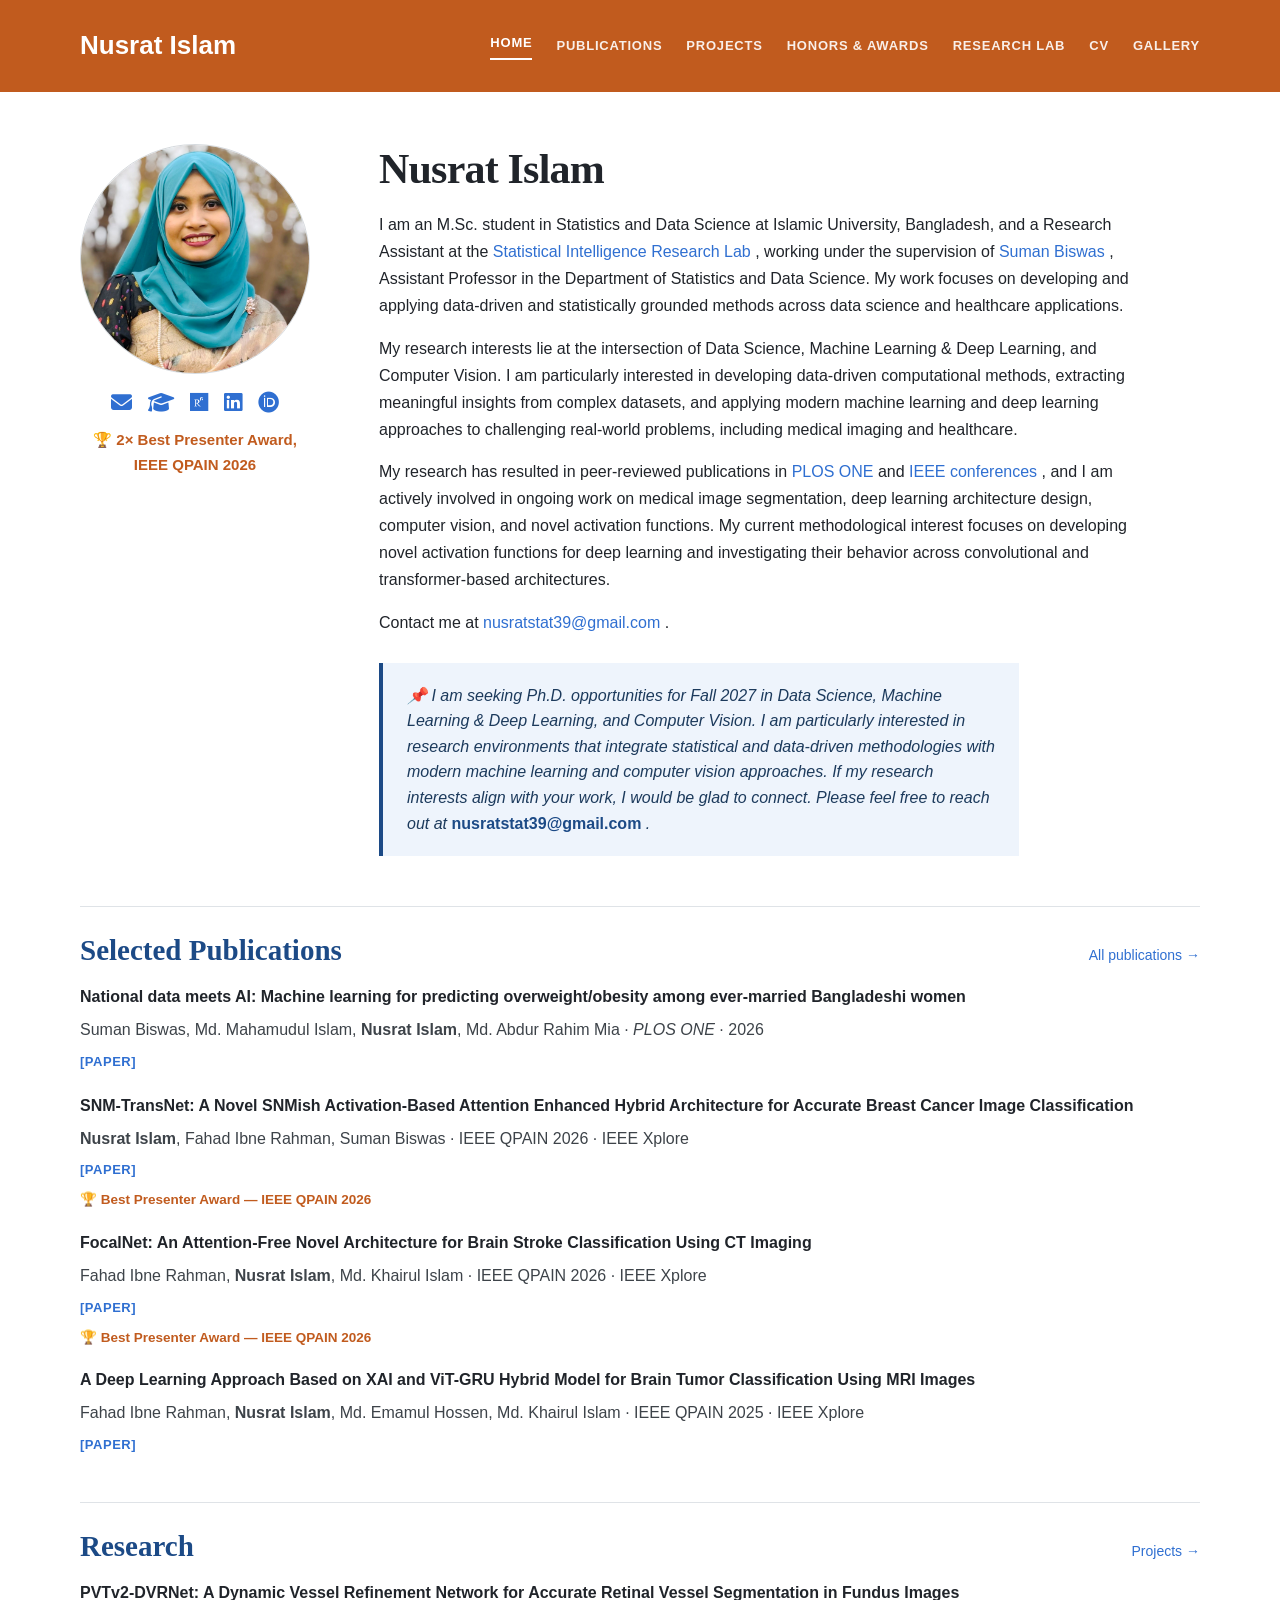
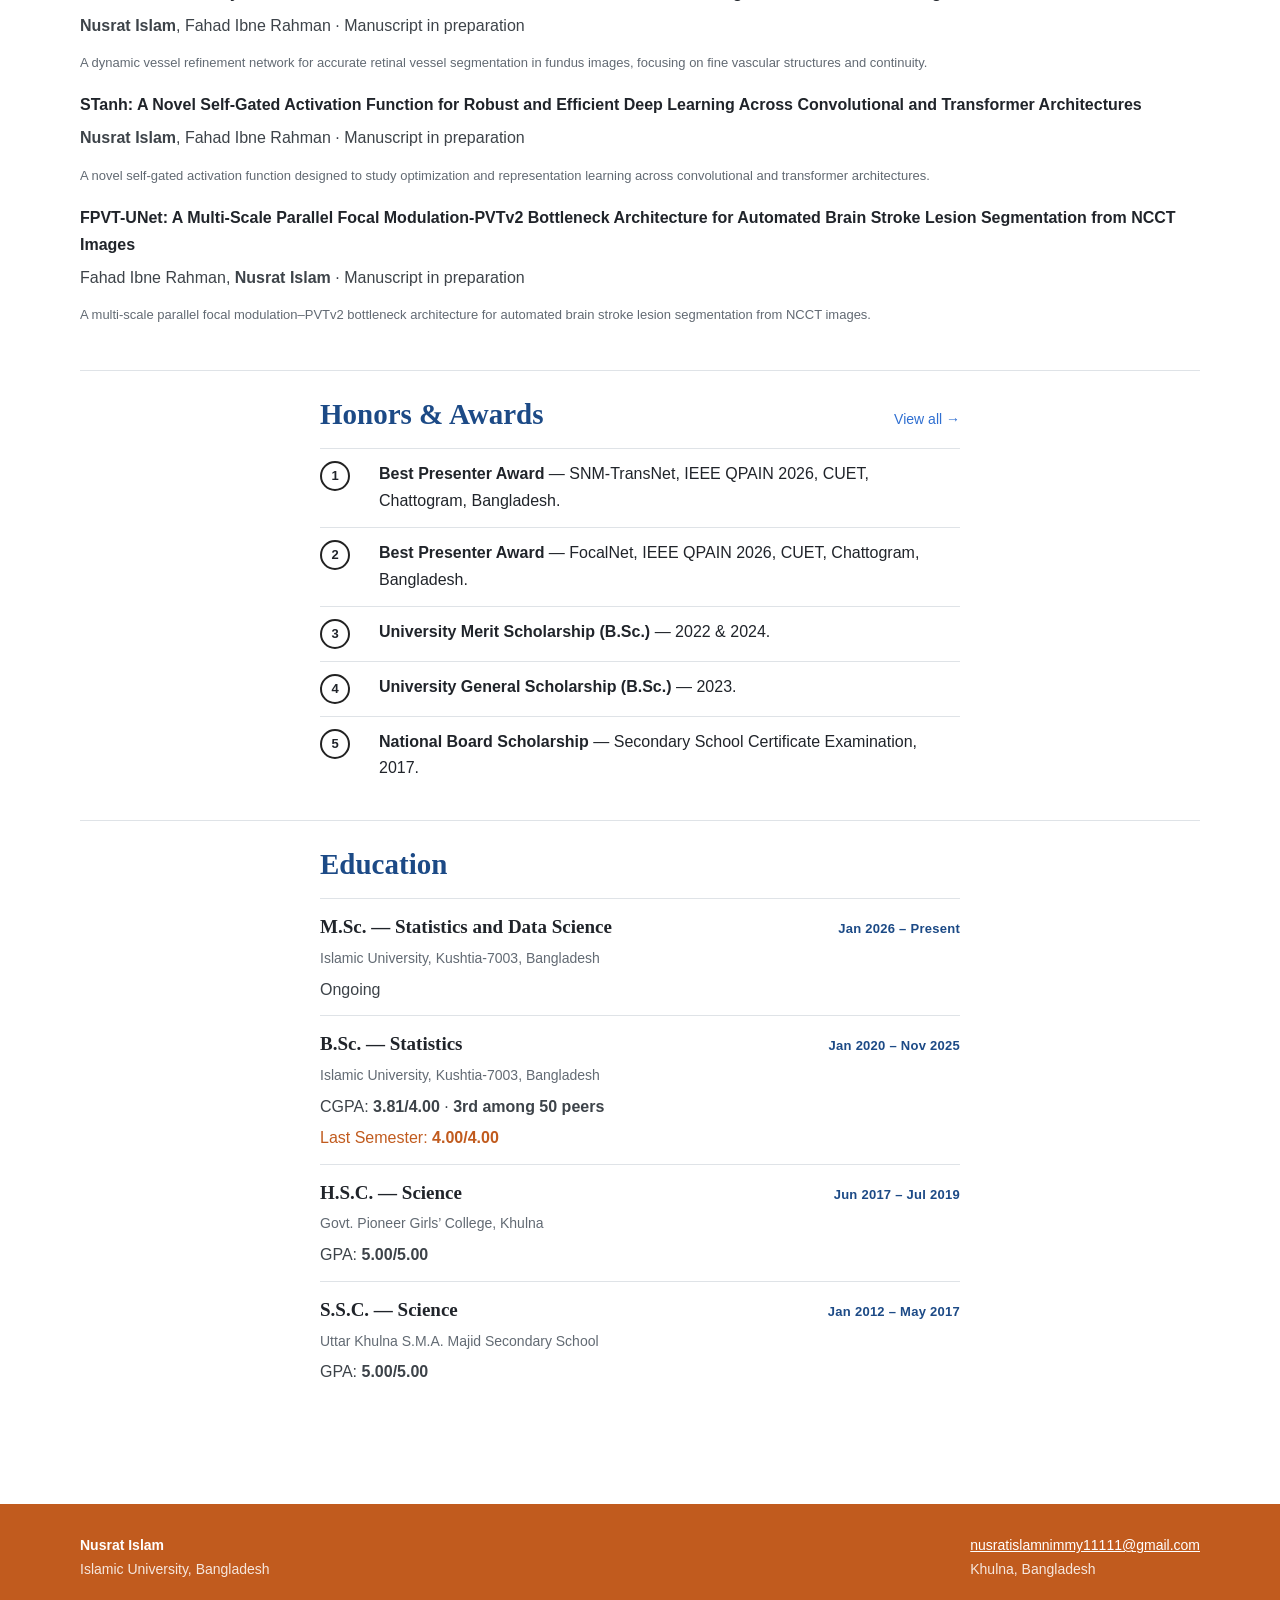
<file: index.html>
<!doctype html><html lang="en"><head><meta charset="utf-8"><meta name="viewport" content="width=device-width,initial-scale=1"><meta name="description" content="Nusrat Islam — Statistics, Data Science, Machine Learning, Deep Learning, Medical Image Analysis and AI in Healthcare."><title>Home | Nusrat Islam</title><style>:root{--ink:#20242a;--muted:#626a73;--line:#dfe3e7;--accent:#2f6fd1;--accent-dark:#1c4a86;--warm:#c15b1e;--maroon:#8a1f2b;--callout-bg:#eef4fc;--paper:#fff;--soft:#f7f8f9;--max:1120px}*{box-sizing:border-box}html{scroll-behavior:smooth}body{margin:0;background:var(--paper);color:var(--ink);font-family:Arial,Helvetica,sans-serif;line-height:1.68;font-size:16px}a{color:var(--accent);text-decoration:none}a:hover{color:var(--accent-dark);text-decoration:underline}.container{width:min(var(--max),calc(100% - 48px));margin:0 auto}.site-header{border-bottom:0;background:var(--warm)}.nav{min-height:92px;display:flex;align-items:center;justify-content:space-between;gap:30px}.brand{font-family:Arial,Helvetica,sans-serif;font-size:26px;font-weight:700;color:#fff;white-space:nowrap}.nav-links{display:flex;align-items:center;gap:24px;flex-wrap:wrap;justify-content:flex-end}.nav-links a{font-size:13px;color:rgba(255,255,255,.9);text-transform:uppercase;letter-spacing:.06em;font-weight:600}.nav-links a.active,.nav-links a:hover{color:#fff;text-decoration:none;border-bottom:2px solid #fff;padding-bottom:4px}main{padding:52px 0 80px}.hero{display:grid;grid-template-columns:245px 1fr;gap:54px;align-items:start;padding-bottom:50px;border-bottom:1px solid var(--line)}.profile{width:230px}.profile img{width:230px;height:230px;border-radius:50%;object-fit:cover;display:block;border:1px solid #d6dade;background:#f0f2f4}.socials{display:flex;flex-direction:row;flex-wrap:wrap;justify-content:center;gap:16px;margin-top:18px}.socials a{display:inline-flex;align-items:center;justify-content:center;color:var(--accent);font-size:21px;transition:color .15s ease,transform .15s ease}.socials a:hover{color:var(--maroon);transform:translateY(-2px);text-decoration:none}.socials i{width:auto}.badge-line{margin-top:14px;font-weight:700;color:var(--warm);font-size:15px;text-align:center}.award-note{margin-top:6px;font-weight:700;color:var(--warm);font-size:13.5px}.callout{margin-top:26px;background:var(--callout-bg);border-left:4px solid var(--accent-dark);padding:20px 24px;font-style:italic;color:#1c3a5c;max-width:640px;line-height:1.6}.callout a{color:var(--accent-dark);font-style:normal;font-weight:700}.kicker{font-size:14px;color:var(--accent);font-weight:700;letter-spacing:.03em;margin:0 0 10px}h1,h2,h3{font-family:Georgia,"Times New Roman",serif;color:var(--ink);line-height:1.2}h1{font-size:42px;margin:0 0 18px;letter-spacing:-.8px}h2{font-size:29px;margin:0 0 16px;color:var(--accent-dark)}h3{font-size:21px;margin:0 0 8px}.hero-copy p{max-width:780px;margin:0 0 16px}.section{padding:26px 0;border-bottom:1px solid var(--line)}.section:last-child{border-bottom:0}.section-head{display:flex;justify-content:space-between;gap:25px;align-items:baseline}.more{font-size:14px;white-space:nowrap}.publication{margin:0 0 18px}.pub-year{font-family:Georgia,"Times New Roman",serif;font-size:22px;margin:14px 0 10px}.pub-title{font-weight:700}.authors{color:#3d4349;margin-top:6px}.paper-link{display:inline-block;margin-top:7px;font-size:13px;font-weight:700;letter-spacing:.04em}.status-tag{display:inline-block;margin-top:7px;font-size:13px;font-weight:400;letter-spacing:.04em;color:var(--muted)}.edu-entry{padding:12px 0;border-top:1px solid var(--line)}.edu-head{display:flex;justify-content:space-between;align-items:baseline;gap:20px;flex-wrap:wrap}.edu-degree{font-family:Georgia,"Times New Roman",serif;font-weight:700;font-size:19px;color:var(--ink)}.edu-date{font-size:13px;color:var(--accent-dark);font-weight:700;white-space:nowrap;letter-spacing:.02em}.edu-meta{color:var(--muted);font-size:14px;margin-top:4px}.edu-note{color:#3d4349;margin-top:6px}.edu-highlight{color:var(--warm);display:inline-block;margin-top:4px}.award{display:grid;grid-template-columns:44px 1fr;gap:15px;padding:12px 0;border-top:1px solid var(--line)}.award-number{width:30px;height:30px;border:2px solid #222;border-radius:50%;display:flex;align-items:center;justify-content:center;font-weight:700;font-size:13px}.narrow-box{max-width:640px;margin:0 auto}.page-title{max-width:850px;padding-bottom:20px;border-bottom:1px solid var(--line);margin-bottom:26px}.page-title h1{margin-bottom:10px}.page-title p{margin:0;color:var(--muted)}.project{display:grid;grid-template-columns:190px 1fr;gap:35px;padding:28px 0;border-top:1px solid var(--line)}.project-tag{font-size:12px;text-transform:uppercase;letter-spacing:.08em;color:var(--muted);font-weight:700}.gallery-grid{display:grid;grid-template-columns:repeat(3,1fr);gap:18px}.gallery-placeholder{min-height:180px;border:1px dashed #b9c0c7;background:#fafbfb;display:flex;align-items:center;justify-content:center;text-align:center;padding:20px;color:var(--muted)}.cv-box{border:1px solid var(--line);padding:28px;max-width:720px}.small{font-size:13px;color:var(--muted)}.site-footer{background:var(--warm);border-top:0;padding:30px 0 42px;color:rgba(255,255,255,.85);font-size:14px}.site-footer strong{color:#fff}.site-footer a{color:#fff;text-decoration:underline}.footer-row{display:flex;justify-content:space-between;gap:20px;flex-wrap:wrap}@media(max-width:800px){.nav{align-items:flex-start;padding:18px 0;flex-direction:column}.nav-links{justify-content:flex-start;gap:13px 18px}.hero{grid-template-columns:1fr;gap:28px;text-align:center}.profile{width:170px;margin:0 auto}.profile img{width:170px;height:170px}.socials{justify-content:center}.callout{margin-left:auto;margin-right:auto;text-align:center}.gallery-grid{grid-template-columns:1fr}.education-item,.project{grid-template-columns:1fr;gap:8px}h1{font-size:36px}}@media(max-width:500px){.container{width:min(var(--max),calc(100% - 30px))}main{padding-top:34px}h1{font-size:32px}}</style><link rel="stylesheet" href="https://cdnjs.cloudflare.com/ajax/libs/font-awesome/6.5.2/css/all.min.css"></head><body>
<header class="site-header"><div class="container nav"><a class="brand" href="index.html">Nusrat Islam</a><nav class="nav-links"><a class="active" href="index.html">Home</a><a href="publications.html">Publications</a><a href="projects.html">Projects</a><a href="honors.html">Honors &amp; Awards</a><a href="research-lab.html">Research Lab</a><a href="assets/Nusrat-Islam-Nimmy-CV.pdf">CV</a><a href="gallery.html">Gallery</a></nav></div></header>
<main><div class="container">
<section class="hero">
  <aside class="profile">
    <img src="assets/profile.jpg" alt="Portrait of Nusrat Islam">

    <div class="socials">
      <a href="mailto:nusratstat39@gmail.com"
         aria-label="Email"
         title="Email">
        <i class="fa-solid fa-envelope"></i>
      </a>

      <a href="https://scholar.google.com/citations?user=DsKezPsAAAAJ&amp;hl=en"
         target="_blank"
         aria-label="Google Scholar"
         title="Google Scholar">
        <i class="fa-solid fa-graduation-cap"></i>
      </a>

      <a href="https://www.researchgate.net/profile/Nusrat-Islam-19"
         target="_blank"
         aria-label="ResearchGate"
         title="ResearchGate">
        <i class="fa-brands fa-researchgate"></i>
      </a>

      <a href="https://www.linkedin.com/in/nusrat-islam-nimmy-672443304"
         target="_blank"
         aria-label="LinkedIn"
         title="LinkedIn">
        <i class="fa-brands fa-linkedin"></i>
      </a>

      <a href="https://orcid.org/0009-0003-2239-0097"
         target="_blank"
         aria-label="ORCID"
         title="ORCID">
        <i class="fa-brands fa-orcid"></i>
      </a>
    </div>

    <div class="badge-line">
      🏆 2× Best Presenter Award, IEEE QPAIN 2026
    </div>
  </aside>

  <div class="hero-copy">

    <h1>Nusrat Islam</h1>

    <p>
      I am an M.Sc. student in Statistics and Data Science at Islamic University,
      Bangladesh, and a Research Assistant at the
      <a href="https://www.researchgate.net/lab/Statistical-Intelligence-Research-Lab-Suman-Biswas"
         target="_blank">
        Statistical Intelligence Research Lab
      </a>,
      working under the supervision of
      <a href="https://scholar.google.com/citations?user=carHN6EAAAAJ&amp;hl=en"
         target="_blank">
        Suman Biswas
      </a>,
      Assistant Professor in the Department of Statistics and Data Science.
      My work focuses on developing and applying data-driven and statistically
      grounded methods across data science and healthcare applications.
    </p>

    <p>
      My research interests lie at the intersection of
      Data Science, Machine Learning &amp; Deep Learning, and Computer Vision.
      I am particularly interested in developing data-driven computational methods,
      extracting meaningful insights from complex datasets, and applying modern
      machine learning and deep learning approaches to challenging real-world problems,
      including medical imaging and healthcare.
    </p>

    <p>
      My research has resulted in peer-reviewed publications in
      <a href="https://doi.org/10.1371/journal.pone.0341821"
         target="_blank">
        PLOS ONE
      </a>
      and
      <a href="publications.html">
        IEEE conferences
      </a>,
      and I am actively involved in ongoing work on medical image segmentation,
      deep learning architecture design, computer vision, and novel activation
      functions. My current methodological interest focuses on developing novel
      activation functions for deep learning and investigating their behavior
      across convolutional and transformer-based architectures.
    </p>

    <p>
      Contact me at
      <a href="mailto:nusratstat39@gmail.com">
        nusratstat39@gmail.com
      </a>.
    </p>

    <div class="callout">
      📌 I am seeking Ph.D. opportunities for Fall 2027 in
      Data Science, Machine Learning &amp; Deep Learning, and Computer Vision.
      I am particularly interested in research environments that integrate
      statistical and data-driven methodologies with modern machine learning
      and computer vision approaches. If my research interests align with your
      work, I would be glad to connect. Please feel free to reach out at
      <a href="mailto:nusratstat39@gmail.com">
        nusratstat39@gmail.com
      </a>.
    </div>

  </div>
</section>
<section class="section"><div class="section-head"><h2>Selected Publications</h2><a class="more" href="publications.html">All publications &#8594;</a></div><div class="publication"><div class="pub-title">National data meets AI: Machine learning for predicting overweight/obesity among ever-married Bangladeshi women</div><div class="authors">Suman Biswas, Md. Mahamudul Islam, <strong>Nusrat Islam</strong>, Md. Abdur Rahim Mia &middot; <em>PLOS ONE</em> &middot; 2026</div><a class="paper-link" href="https://doi.org/10.1371/journal.pone.0341821" target="_blank">[PAPER]</a></div><div class="publication"><div class="pub-title">SNM-TransNet: A Novel SNMish Activation-Based Attention Enhanced Hybrid Architecture for Accurate Breast Cancer Image Classification</div><div class="authors"><strong>Nusrat Islam</strong>, Fahad Ibne Rahman, Suman Biswas &middot; IEEE QPAIN 2026 &middot; IEEE Xplore</div><a class="paper-link" href="https://doi.org/10.1109/QPAIN69676.2026.11546422" target="_blank">[PAPER]</a><div class="award-note">&#127942; Best Presenter Award &mdash; IEEE QPAIN 2026</div></div><div class="publication"><div class="pub-title">FocalNet: An Attention-Free Novel Architecture for Brain Stroke Classification Using CT Imaging</div><div class="authors">Fahad Ibne Rahman, <strong>Nusrat Islam</strong>, Md. Khairul Islam &middot; IEEE QPAIN 2026 &middot; IEEE Xplore</div><a class="paper-link" href="https://doi.org/10.1109/QPAIN69676.2026.11545628" target="_blank">[PAPER]</a><div class="award-note">&#127942; Best Presenter Award &mdash; IEEE QPAIN 2026</div></div><div class="publication"><div class="pub-title">A Deep Learning Approach Based on XAI and ViT-GRU Hybrid Model for Brain Tumor Classification Using MRI Images</div><div class="authors">Fahad Ibne Rahman, <strong>Nusrat Islam</strong>, Md. Emamul Hossen, Md. Khairul Islam &middot; IEEE QPAIN 2025 &middot; IEEE Xplore</div><a class="paper-link" href="https://doi.org/10.1109/QPAIN66474.2025.11171653" target="_blank">[PAPER]</a></div></section>
<section class="section"><div class="section-head"><h2>Research</h2><a class="more" href="projects.html">Projects &#8594;</a></div><div class="publication"><div class="pub-title">PVTv2-DVRNet: A Dynamic Vessel Refinement Network for Accurate Retinal Vessel Segmentation in Fundus Images</div><div class="authors"><strong>Nusrat Islam</strong>, Fahad Ibne Rahman &middot; Manuscript in preparation</div><p class="small">A dynamic vessel refinement network for accurate retinal vessel segmentation in fundus images, focusing on fine vascular structures and continuity.</p></div><div class="publication"><div class="pub-title">STanh: A Novel Self-Gated Activation Function for Robust and Efficient Deep Learning Across Convolutional and Transformer Architectures</div><div class="authors"><strong>Nusrat Islam</strong>, Fahad Ibne Rahman &middot; Manuscript in preparation</div><p class="small">A novel self-gated activation function designed to study optimization and representation learning across convolutional and transformer architectures.</p></div><div class="publication"><div class="pub-title">FPVT-UNet: A Multi-Scale Parallel Focal Modulation-PVTv2 Bottleneck Architecture for Automated Brain Stroke Lesion Segmentation from NCCT Images</div><div class="authors">Fahad Ibne Rahman, <strong>Nusrat Islam</strong> &middot; Manuscript in preparation</div><p class="small">A multi-scale parallel focal modulation&ndash;PVTv2 bottleneck architecture for automated brain stroke lesion segmentation from NCCT images.</p></div></section>
<section class="section"><div class="narrow-box"><div class="section-head"><h2>Honors &amp; Awards</h2><a class="more" href="honors.html">View all &#8594;</a></div><div class="award"><div class="award-number">1</div><div><strong>Best Presenter Award</strong> &mdash; SNM-TransNet, IEEE QPAIN 2026, CUET, Chattogram, Bangladesh.</div></div><div class="award"><div class="award-number">2</div><div><strong>Best Presenter Award</strong> &mdash; FocalNet, IEEE QPAIN 2026, CUET, Chattogram, Bangladesh.</div></div><div class="award"><div class="award-number">3</div><div><strong>University Merit Scholarship (B.Sc.)</strong> &mdash; 2022 &amp; 2024.</div></div><div class="award"><div class="award-number">4</div><div><strong>University General Scholarship (B.Sc.)</strong> &mdash; 2023.</div></div><div class="award"><div class="award-number">5</div><div><strong>National Board Scholarship</strong> &mdash; Secondary School Certificate Examination, 2017.</div></div></div></section>
<section class="section"><div class="narrow-box"><h2>Education</h2><div class="edu-entry"><div class="edu-head"><div class="edu-degree">M.Sc. &mdash; Statistics and Data Science</div><div class="edu-date">Jan 2026 &ndash; Present</div></div><div class="edu-meta">Islamic University, Kushtia-7003, Bangladesh</div><div class="edu-note">Ongoing</div></div><div class="edu-entry"><div class="edu-head"><div class="edu-degree">B.Sc. &mdash; Statistics</div><div class="edu-date">Jan 2020 &ndash; Nov 2025</div></div><div class="edu-meta">Islamic University, Kushtia-7003, Bangladesh</div><div class="edu-note">CGPA: <strong>3.81/4.00</strong> &middot; <strong>3rd among 50 peers</strong><br><span class="edu-highlight">Last Semester: <strong>4.00/4.00</strong></span></div></div><div class="edu-entry"><div class="edu-head"><div class="edu-degree">H.S.C. &mdash; Science</div><div class="edu-date">Jun 2017 &ndash; Jul 2019</div></div><div class="edu-meta">Govt. Pioneer Girls&rsquo; College, Khulna</div><div class="edu-note">GPA: <strong>5.00/5.00</strong></div></div><div class="edu-entry"><div class="edu-head"><div class="edu-degree">S.S.C. &mdash; Science</div><div class="edu-date">Jan 2012 &ndash; May 2017</div></div><div class="edu-meta">Uttar Khulna S.M.A. Majid Secondary School</div><div class="edu-note">GPA: <strong>5.00/5.00</strong></div></div></div></section>
</div></main><footer class="site-footer"><div class="container footer-row"><div><strong>Nusrat Islam</strong><br>Islamic University, Bangladesh</div><div><a href="mailto:nusratislamnimmy11111@gmail.com">nusratislamnimmy11111@gmail.com</a><br>Khulna, Bangladesh</div></div></footer></body></html>
</file>
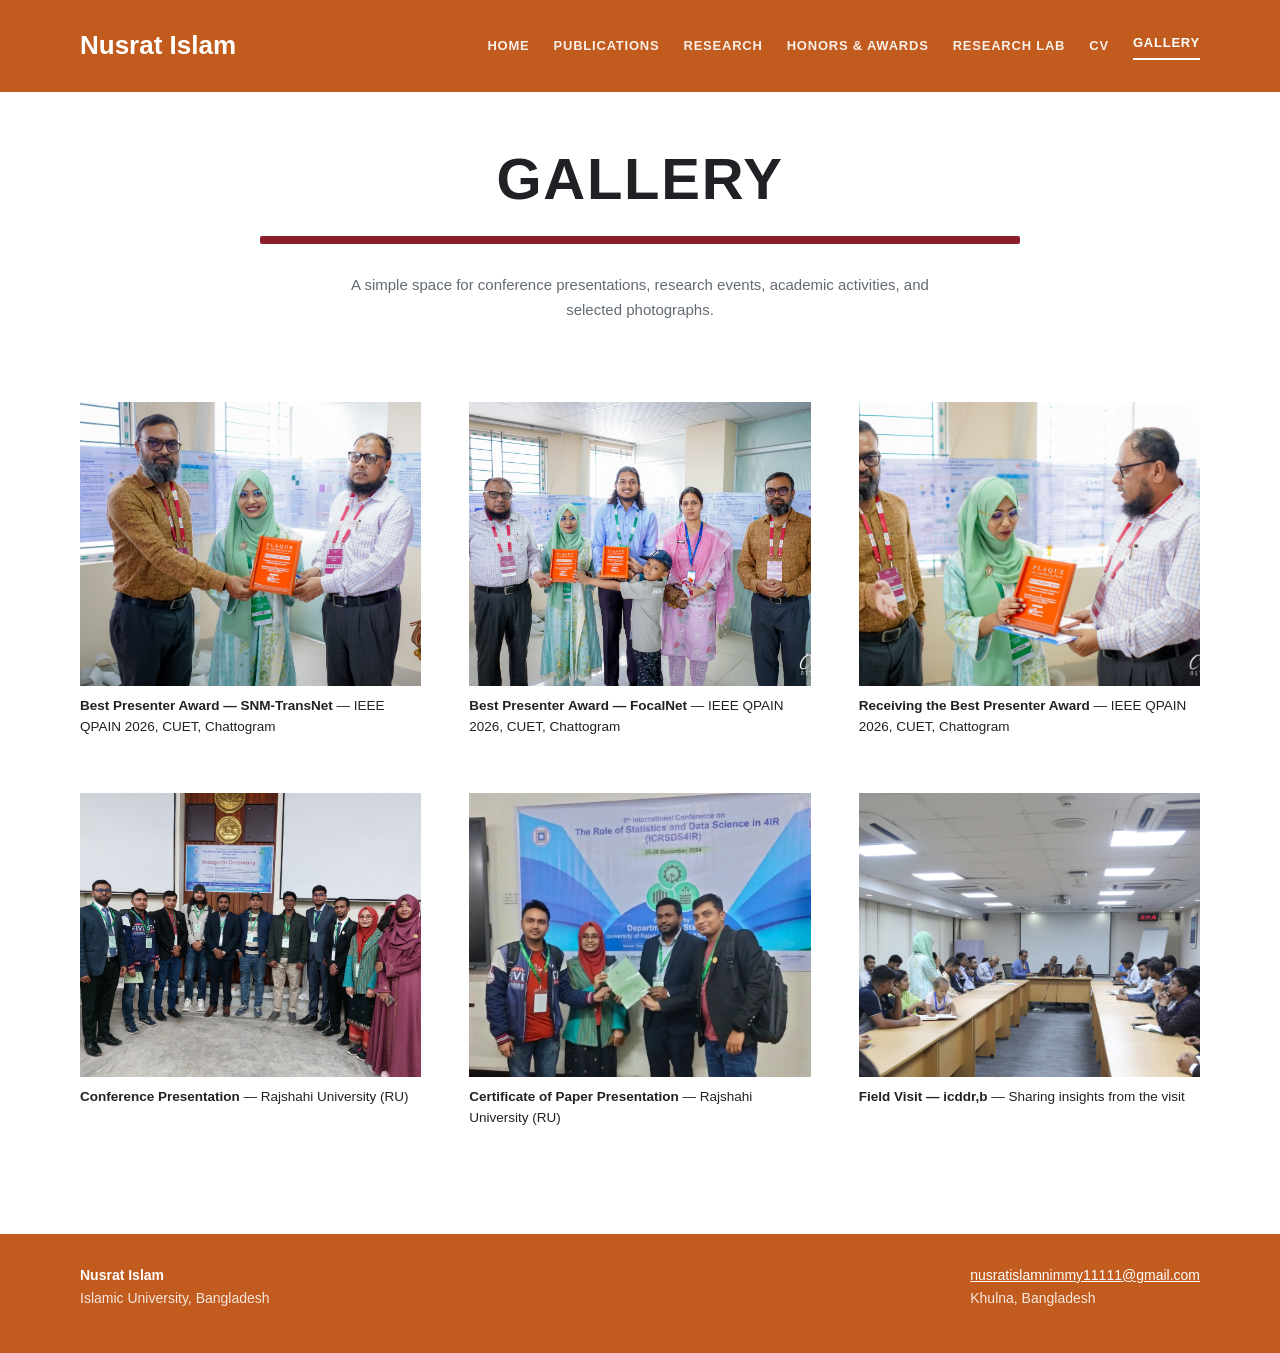
<file: gallery.html>
<!doctype html>
<html lang="en">
<head>
<meta charset="utf-8">
<meta name="viewport" content="width=device-width,initial-scale=1">
<title>Gallery | Nusrat Islam</title>
<style>:root{--ink:#20242a;--muted:#626a73;--line:#dfe3e7;--accent:#2f6fd1;--accent-dark:#1c4a86;--warm:#c15b1e;--maroon:#8a1f2b;--callout-bg:#fdf1ef;--paper:#fff;--soft:#f7f8f9;--max:1120px}*{box-sizing:border-box}html{scroll-behavior:smooth}body{margin:0;background:var(--paper);color:var(--ink);font-family:Arial,Helvetica,sans-serif;line-height:1.68;font-size:16px}a{color:var(--accent);text-decoration:none}a:hover{color:var(--accent-dark);text-decoration:underline}.container{width:min(var(--max),calc(100% - 48px));margin:0 auto}.site-header{border-bottom:0;background:var(--warm)}.nav{min-height:92px;display:flex;align-items:center;justify-content:space-between;gap:30px}.brand{font-family:Arial,Helvetica,sans-serif;font-size:26px;font-weight:700;color:#fff;white-space:nowrap}.nav-links{display:flex;align-items:center;gap:24px;flex-wrap:wrap;justify-content:flex-end}.nav-links a{font-size:13px;color:rgba(255,255,255,.9);text-transform:uppercase;letter-spacing:.06em;font-weight:600}.nav-links a.active,.nav-links a:hover{color:#fff;text-decoration:none;border-bottom:2px solid #fff;padding-bottom:4px}main{padding:52px 0 80px}.hero{display:grid;grid-template-columns:245px 1fr;gap:54px;align-items:start;padding-bottom:50px;border-bottom:1px solid var(--line)}.profile{width:230px}.profile img{width:230px;height:230px;border-radius:50%;object-fit:cover;display:block;border:1px solid #d6dade;background:#f0f2f4}.socials{display:flex;flex-direction:row;flex-wrap:wrap;gap:16px;margin-top:18px}.socials a{display:inline-flex;align-items:center;justify-content:center;color:var(--accent);font-size:21px;transition:color .15s ease,transform .15s ease}.socials a:hover{color:var(--maroon);transform:translateY(-2px);text-decoration:none}.socials i{width:auto}.badge-line{margin-top:14px;font-weight:700;color:var(--warm);font-size:15px}.award-note{margin-top:6px;font-weight:700;color:var(--warm);font-size:13.5px}.callout{margin-top:26px;background:var(--callout-bg);border-left:4px solid var(--maroon);padding:20px 24px;font-style:italic;color:#4a3630;max-width:640px;line-height:1.6}.callout a{color:var(--maroon);font-style:normal;font-weight:700}.kicker{font-size:14px;color:var(--accent);font-weight:700;letter-spacing:.03em;margin:0 0 10px}h1,h2,h3{font-family:Georgia,"Times New Roman",serif;color:var(--ink);line-height:1.2}h1{font-size:42px;margin:0 0 18px;letter-spacing:-.8px}h2{font-size:29px;margin:0 0 16px;color:var(--accent-dark)}h3{font-size:21px;margin:0 0 8px}.hero-copy p{max-width:780px;margin:0 0 16px}.section{padding:26px 0;border-bottom:1px solid var(--line)}.section:last-child{border-bottom:0}.section-head{display:flex;justify-content:space-between;gap:25px;align-items:baseline}.more{font-size:14px;white-space:nowrap}.publication{margin:0 0 18px}.pub-year{font-family:Georgia,"Times New Roman",serif;font-size:22px;margin:14px 0 10px}.pub-title{font-weight:700}.authors{color:#3d4349;margin-top:6px}.paper-link{display:inline-block;margin-top:7px;font-size:13px;font-weight:700;letter-spacing:.04em}.status-tag{display:inline-block;margin-top:7px;font-size:13px;font-weight:400;letter-spacing:.04em;color:var(--muted)}.edu-entry{padding:20px 0;border-top:1px solid var(--line)}.edu-degree{font-family:Georgia,"Times New Roman",serif;font-weight:700;font-size:19px;color:var(--ink)}.edu-meta{color:var(--muted);font-size:14px;margin-top:4px}.edu-note{color:#3d4349;margin-top:6px}.award{display:grid;grid-template-columns:44px 1fr;gap:15px;padding:18px 0;border-top:1px solid var(--line)}.award-number{width:30px;height:30px;border:2px solid #222;border-radius:50%;display:flex;align-items:center;justify-content:center;font-weight:700;font-size:13px}.page-title{text-align:center;max-width:100%;border-bottom:0;padding-bottom:0;margin-bottom:54px}.page-title h1{font-family:Arial,Helvetica,sans-serif;font-weight:800;text-transform:uppercase;letter-spacing:.03em;font-size:58px;margin:0 0 22px;color:#202124}.page-title .title-bar{width:min(760px,80%);height:8px;background:var(--maroon);margin:0 auto 28px;border-radius:2px}.page-title p{max-width:620px;margin:0 auto;color:var(--muted);font-size:15px}.project{display:grid;grid-template-columns:190px 1fr;gap:35px;padding:28px 0;border-top:1px solid var(--line)}.project-tag{font-size:12px;text-transform:uppercase;letter-spacing:.08em;color:var(--muted);font-weight:700}.gallery-grid{display:grid;grid-template-columns:repeat(auto-fit,minmax(300px,1fr));gap:56px 48px}.gallery-placeholder{min-height:180px;border:1px dashed #b9c0c7;background:#fafbfb;display:flex;align-items:center;justify-content:center;text-align:center;padding:20px;color:var(--muted)}.gallery-item{margin:0;background:transparent}.gallery-item img{display:block;width:100%;aspect-ratio:6/5;object-fit:cover;background:#f0f2f4}.gallery-item figcaption{margin-top:10px;font-size:13.5px;line-height:1.5;color:#202124;text-align:left}.gallery-item figcaption strong{font-weight:600}.cv-box{border:1px solid var(--line);padding:28px;max-width:720px}.small{font-size:13px;color:var(--muted)}.site-footer{background:var(--warm);border-top:0;padding:30px 0 42px;color:rgba(255,255,255,.85);font-size:14px}.site-footer strong{color:#fff}.site-footer a{color:#fff;text-decoration:underline}.footer-row{display:flex;justify-content:space-between;gap:20px;flex-wrap:wrap}@media(max-width:800px){.nav{align-items:flex-start;padding:18px 0;flex-direction:column}.nav-links{justify-content:flex-start;gap:13px 18px}.hero{grid-template-columns:1fr;gap:28px;text-align:center}.profile{width:170px;margin:0 auto}.profile img{width:170px;height:170px}.socials{justify-content:center}.callout{margin-left:auto;margin-right:auto;text-align:center}.education-item,.project{grid-template-columns:1fr;gap:8px}h1{font-size:36px}.page-title h1{font-size:42px}.gallery-grid{gap:40px 24px}}@media(max-width:500px){.container{width:min(var(--max),calc(100% - 30px))}main{padding-top:34px}h1{font-size:32px}.page-title h1{font-size:32px}}</style>
<link rel="stylesheet" href="https://cdnjs.cloudflare.com/ajax/libs/font-awesome/6.5.2/css/all.min.css">
</head>
<body>
<header class="site-header"><div class="container nav"><a class="brand" href="index.html">Nusrat Islam</a><nav class="nav-links"><a href="index.html">Home</a><a href="publications.html">Publications</a><a href="projects.html">Research</a><a href="honors.html">Honors &amp; Awards</a><a href="research-lab.html">Research Lab</a><a href="assets/Nusrat-Islam-Nimmy-CV.pdf">CV</a><a class="active" href="gallery.html">Gallery</a></nav></div></header>
<main><div class="container">

<div class="page-title"><h1>Gallery</h1><div class="title-bar"></div><p>A simple space for conference presentations, research events, academic activities, and selected photographs.</p></div>

<section class="section"><div class="gallery-grid">
<figure class="gallery-item"><img src="assets/gallery-01.jpg" alt="Best Presenter Award, SNM-TransNet, IEEE QPAIN 2026"><figcaption><strong>Best Presenter Award &mdash; SNM-TransNet</strong> — IEEE QPAIN 2026, CUET, Chattogram</figcaption></figure>
<figure class="gallery-item"><img src="assets/gallery-02.jpg" alt="Best Presenter Award, FocalNet, IEEE QPAIN 2026"><figcaption><strong>Best Presenter Award &mdash; FocalNet</strong> — IEEE QPAIN 2026, CUET, Chattogram</figcaption></figure>
<figure class="gallery-item"><img src="assets/gallery-03.jpg" alt="Receiving the Best Presenter Award, IEEE QPAIN 2026"><figcaption><strong>Receiving the Best Presenter Award</strong> — IEEE QPAIN 2026, CUET, Chattogram</figcaption></figure>
<figure class="gallery-item"><img src="assets/gallery-04.jpg" alt="Conference presentation at Rajshahi University"><figcaption><strong>Conference Presentation</strong> — Rajshahi University (RU)</figcaption></figure>
<figure class="gallery-item"><img src="assets/gallery-05.jpg" alt="Certificate of Paper Presentation, Rajshahi University"><figcaption><strong>Certificate of Paper Presentation</strong> — Rajshahi University (RU)</figcaption></figure>
<figure class="gallery-item"><img src="assets/gallery-06.jpg" alt="Field visit to icddr,b"><figcaption><strong>Field Visit &mdash; icddr,b</strong> — Sharing insights from the visit</figcaption></figure>
</div></section></div></main>
<footer class="site-footer"><div class="container footer-row"><div><strong>Nusrat Islam</strong><br>Islamic University, Bangladesh</div><div><a href="mailto:nusratislamnimmy11111@gmail.com">nusratislamnimmy11111@gmail.com</a><br>Khulna, Bangladesh</div></div></footer>
</body>
</html>
</file>
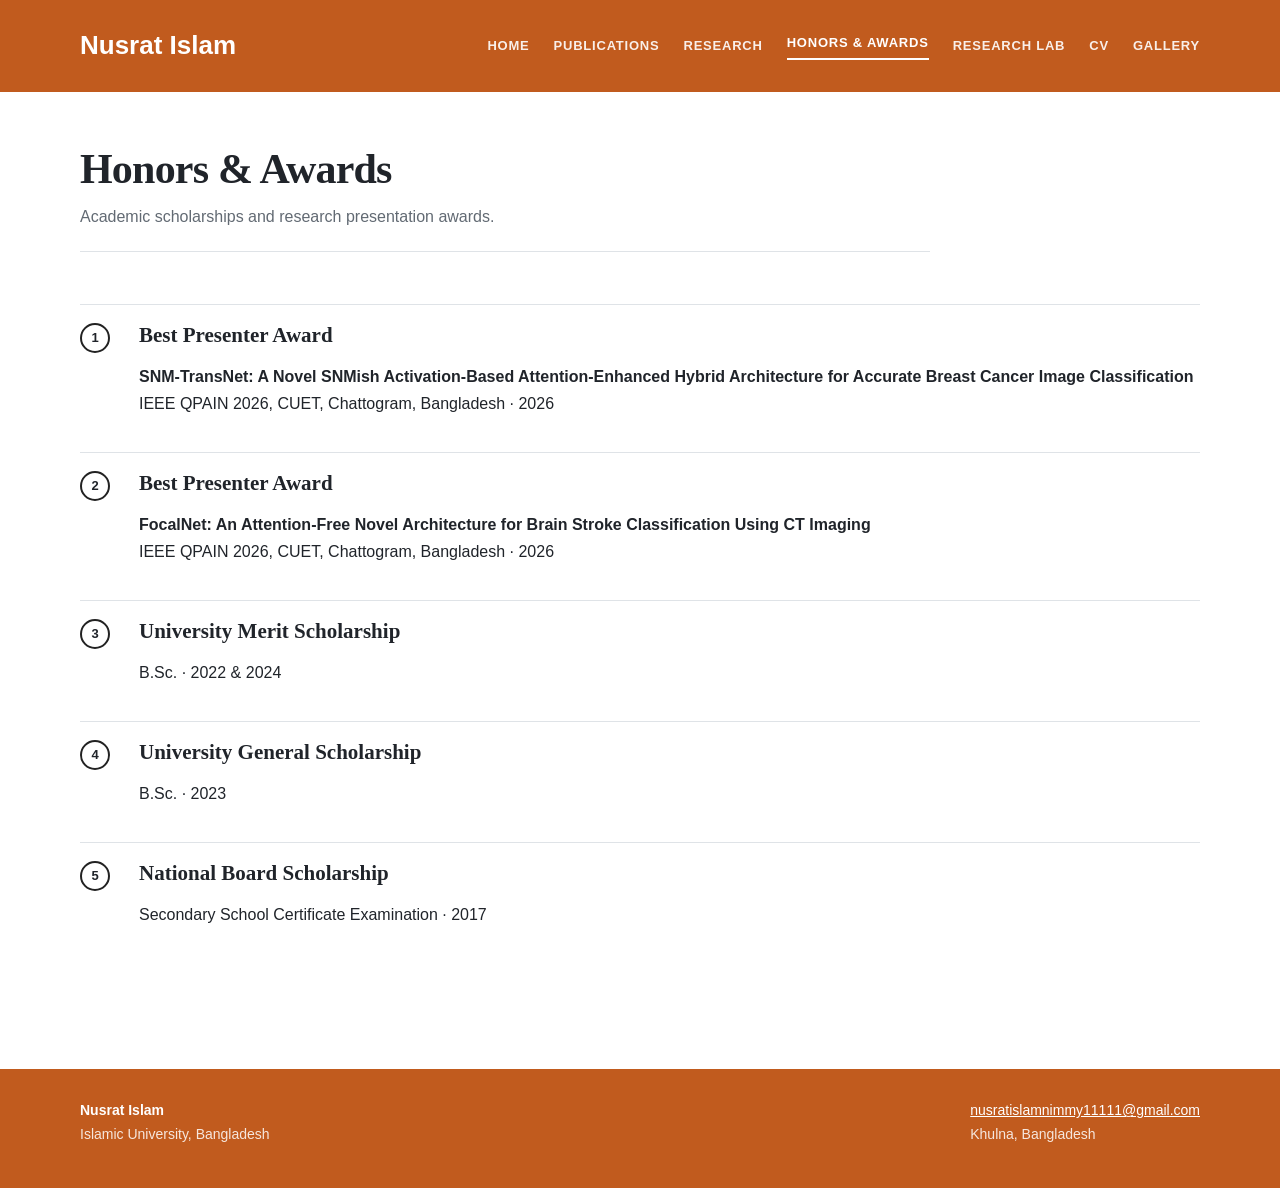
<file: honors.html>
<!doctype html><html lang="en"><head><meta charset="utf-8"><meta name="viewport" content="width=device-width,initial-scale=1"><title>Honors &amp; Awards | Nusrat Islam</title><style>:root{--ink:#20242a;--muted:#626a73;--line:#dfe3e7;--accent:#2f6fd1;--accent-dark:#1c4a86;--warm:#c15b1e;--maroon:#8a1f2b;--callout-bg:#fdf1ef;--paper:#fff;--soft:#f7f8f9;--max:1120px}*{box-sizing:border-box}html{scroll-behavior:smooth}body{margin:0;background:var(--paper);color:var(--ink);font-family:Arial,Helvetica,sans-serif;line-height:1.68;font-size:16px}a{color:var(--accent);text-decoration:none}a:hover{color:var(--accent-dark);text-decoration:underline}.container{width:min(var(--max),calc(100% - 48px));margin:0 auto}.site-header{border-bottom:0;background:var(--warm)}.nav{min-height:92px;display:flex;align-items:center;justify-content:space-between;gap:30px}.brand{font-family:Arial,Helvetica,sans-serif;font-size:26px;font-weight:700;color:#fff;white-space:nowrap}.nav-links{display:flex;align-items:center;gap:24px;flex-wrap:wrap;justify-content:flex-end}.nav-links a{font-size:13px;color:rgba(255,255,255,.9);text-transform:uppercase;letter-spacing:.06em;font-weight:600}.nav-links a.active,.nav-links a:hover{color:#fff;text-decoration:none;border-bottom:2px solid #fff;padding-bottom:4px}main{padding:52px 0 80px}.hero{display:grid;grid-template-columns:245px 1fr;gap:54px;align-items:start;padding-bottom:50px;border-bottom:1px solid var(--line)}.profile{width:230px}.profile img{width:230px;height:230px;border-radius:50%;object-fit:cover;display:block;border:1px solid #d6dade;background:#f0f2f4}.socials{display:flex;flex-direction:row;flex-wrap:wrap;gap:16px;margin-top:18px}.socials a{display:inline-flex;align-items:center;justify-content:center;color:var(--accent);font-size:21px;transition:color .15s ease,transform .15s ease}.socials a:hover{color:var(--maroon);transform:translateY(-2px);text-decoration:none}.socials i{width:auto}.badge-line{margin-top:14px;font-weight:700;color:var(--warm);font-size:15px}.award-note{margin-top:6px;font-weight:700;color:var(--warm);font-size:13.5px}.callout{margin-top:26px;background:var(--callout-bg);border-left:4px solid var(--maroon);padding:20px 24px;font-style:italic;color:#4a3630;max-width:640px;line-height:1.6}.callout a{color:var(--maroon);font-style:normal;font-weight:700}.kicker{font-size:14px;color:var(--accent);font-weight:700;letter-spacing:.03em;margin:0 0 10px}h1,h2,h3{font-family:Georgia,"Times New Roman",serif;color:var(--ink);line-height:1.2}h1{font-size:42px;margin:0 0 18px;letter-spacing:-.8px}h2{font-size:29px;margin:0 0 16px;color:var(--accent-dark)}h3{font-size:21px;margin:0 0 8px}.hero-copy p{max-width:780px;margin:0 0 16px}.section{padding:26px 0;border-bottom:1px solid var(--line)}.section:last-child{border-bottom:0}.section-head{display:flex;justify-content:space-between;gap:25px;align-items:baseline}.more{font-size:14px;white-space:nowrap}.publication{margin:0 0 18px}.pub-year{font-family:Georgia,"Times New Roman",serif;font-size:22px;margin:14px 0 10px}.pub-title{font-weight:700}.authors{color:#3d4349;margin-top:6px}.paper-link{display:inline-block;margin-top:7px;font-size:13px;font-weight:700;letter-spacing:.04em}.status-tag{display:inline-block;margin-top:7px;font-size:13px;font-weight:400;letter-spacing:.04em;color:var(--muted)}.edu-entry{padding:20px 0;border-top:1px solid var(--line)}.edu-degree{font-family:Georgia,"Times New Roman",serif;font-weight:700;font-size:19px;color:var(--ink)}.edu-meta{color:var(--muted);font-size:14px;margin-top:4px}.edu-note{color:#3d4349;margin-top:6px}.award{display:grid;grid-template-columns:44px 1fr;gap:15px;padding:18px 0;border-top:1px solid var(--line)}.award-number{width:30px;height:30px;border:2px solid #222;border-radius:50%;display:flex;align-items:center;justify-content:center;font-weight:700;font-size:13px}.page-title{max-width:850px;padding-bottom:20px;border-bottom:1px solid var(--line);margin-bottom:26px}.page-title h1{margin-bottom:10px}.page-title p{margin:0;color:var(--muted)}.project{display:grid;grid-template-columns:190px 1fr;gap:35px;padding:28px 0;border-top:1px solid var(--line)}.project-tag{font-size:12px;text-transform:uppercase;letter-spacing:.08em;color:var(--muted);font-weight:700}.gallery-grid{display:grid;grid-template-columns:repeat(3,1fr);gap:18px}.gallery-placeholder{min-height:180px;border:1px dashed #b9c0c7;background:#fafbfb;display:flex;align-items:center;justify-content:center;text-align:center;padding:20px;color:var(--muted)}.cv-box{border:1px solid var(--line);padding:28px;max-width:720px}.small{font-size:13px;color:var(--muted)}.site-footer{background:var(--warm);border-top:0;padding:30px 0 42px;color:rgba(255,255,255,.85);font-size:14px}.site-footer strong{color:#fff}.site-footer a{color:#fff;text-decoration:underline}.footer-row{display:flex;justify-content:space-between;gap:20px;flex-wrap:wrap}@media(max-width:800px){.nav{align-items:flex-start;padding:18px 0;flex-direction:column}.nav-links{justify-content:flex-start;gap:13px 18px}.hero{grid-template-columns:1fr;gap:28px;text-align:center}.profile{width:170px;margin:0 auto}.profile img{width:170px;height:170px}.socials{justify-content:center}.callout{margin-left:auto;margin-right:auto;text-align:center}.gallery-grid{grid-template-columns:1fr}.education-item,.project{grid-template-columns:1fr;gap:8px}h1{font-size:36px}}@media(max-width:500px){.container{width:min(var(--max),calc(100% - 30px))}main{padding-top:34px}h1{font-size:32px}}</style><link rel="stylesheet" href="https://cdnjs.cloudflare.com/ajax/libs/font-awesome/6.5.2/css/all.min.css"></head><body><header class="site-header"><div class="container nav"><a class="brand" href="index.html">Nusrat Islam</a><nav class="nav-links"><a href="index.html">Home</a><a href="publications.html">Publications</a><a href="projects.html">Research</a><a class="active" href="honors.html">Honors &amp; Awards</a><a href="research-lab.html">Research Lab</a><a href="assets/Nusrat-Islam-Nimmy-CV.pdf">CV</a><a href="gallery.html">Gallery</a></nav></div></header><main><div class="container"><div class="page-title"><h1>Honors &amp; Awards</h1><p>Academic scholarships and research presentation awards.</p></div><section class="section"><div class="award"><div class="award-number">1</div><div><h3>Best Presenter Award</h3><p><strong>SNM-TransNet: A Novel SNMish Activation-Based Attention-Enhanced Hybrid Architecture for Accurate Breast Cancer Image Classification</strong><br>IEEE QPAIN 2026, CUET, Chattogram, Bangladesh · 2026</p></div></div><div class="award"><div class="award-number">2</div><div><h3>Best Presenter Award</h3><p><strong>FocalNet: An Attention-Free Novel Architecture for Brain Stroke Classification Using CT Imaging</strong><br>IEEE QPAIN 2026, CUET, Chattogram, Bangladesh · 2026</p></div></div><div class="award"><div class="award-number">3</div><div><h3>University Merit Scholarship</h3><p>B.Sc. · 2022 &amp; 2024</p></div></div><div class="award"><div class="award-number">4</div><div><h3>University General Scholarship</h3><p>B.Sc. · 2023</p></div></div><div class="award"><div class="award-number">5</div><div><h3>National Board Scholarship</h3><p>Secondary School Certificate Examination · 2017</p></div></div></section></div></main><footer class="site-footer"><div class="container footer-row"><div><strong>Nusrat Islam</strong><br>Islamic University, Bangladesh</div><div><a href="mailto:nusratislamnimmy11111@gmail.com">nusratislamnimmy11111@gmail.com</a><br>Khulna, Bangladesh</div></div></footer></body></html>
</file>
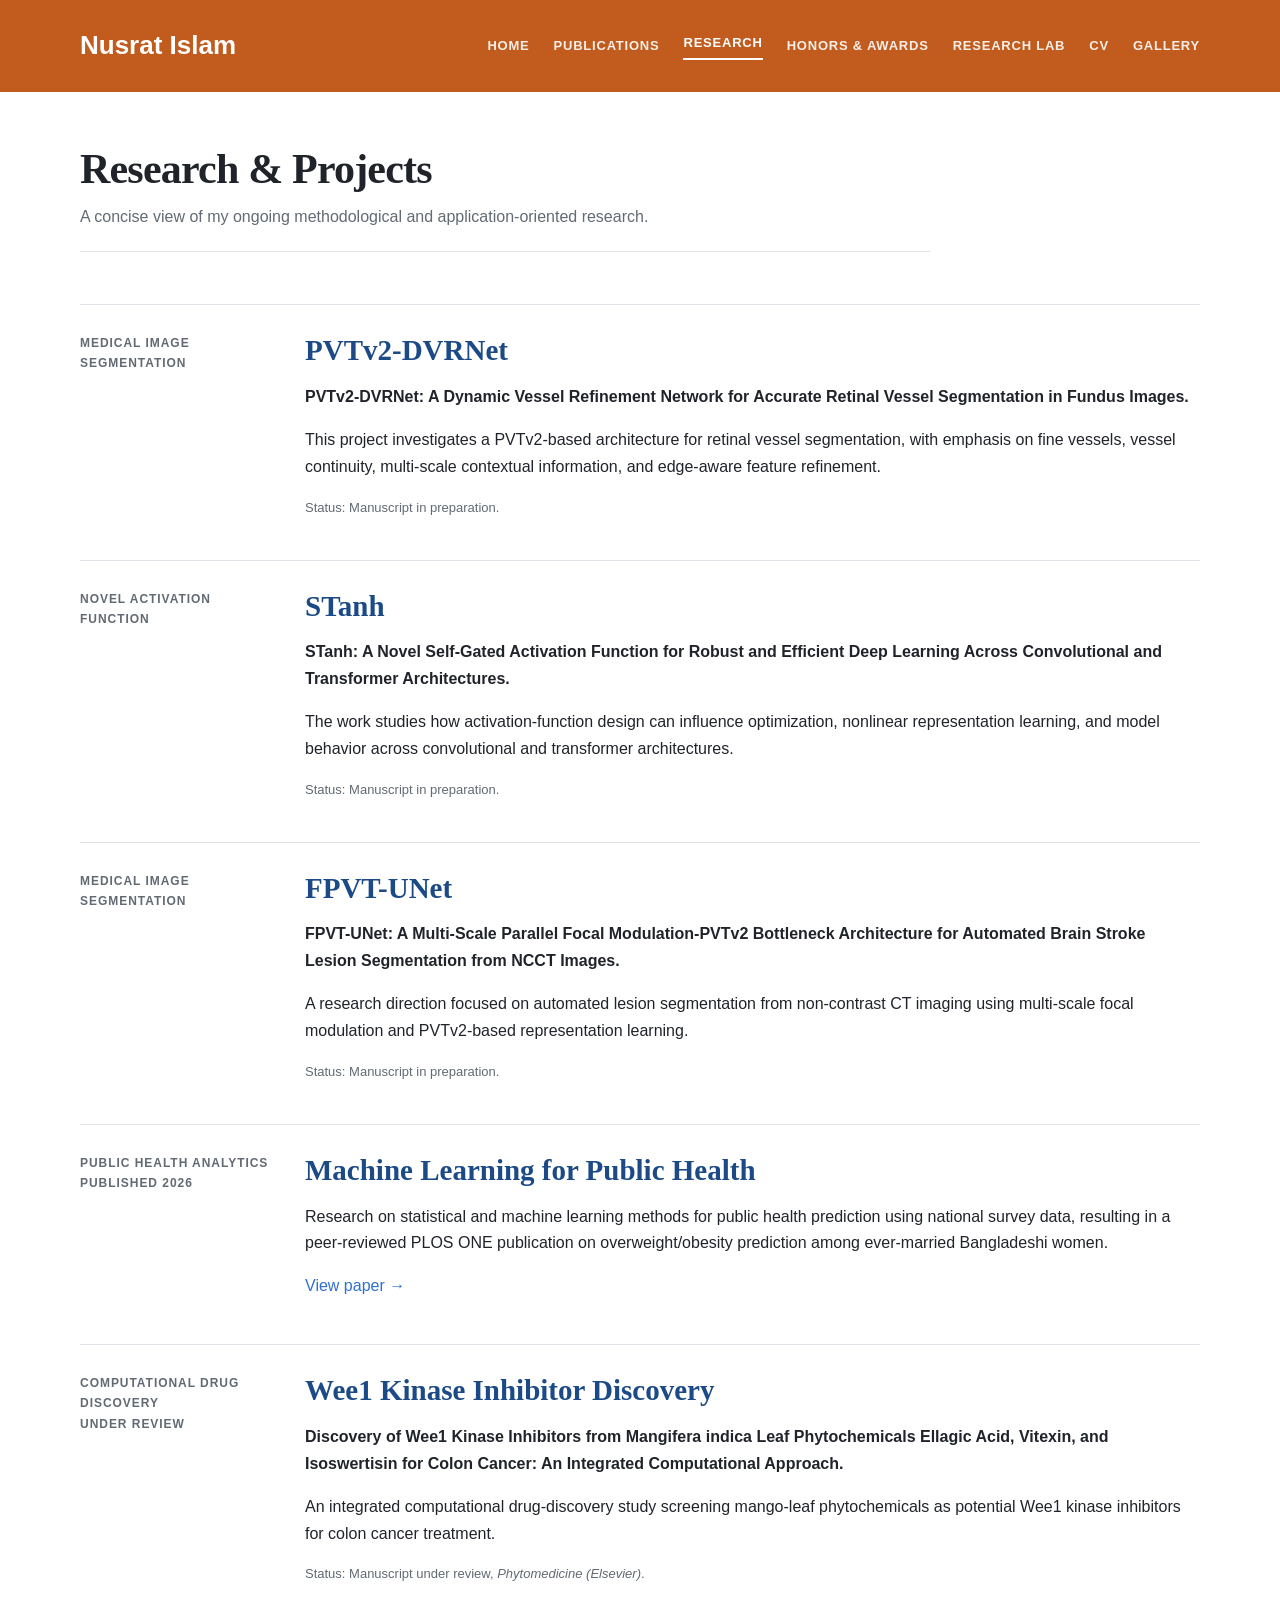
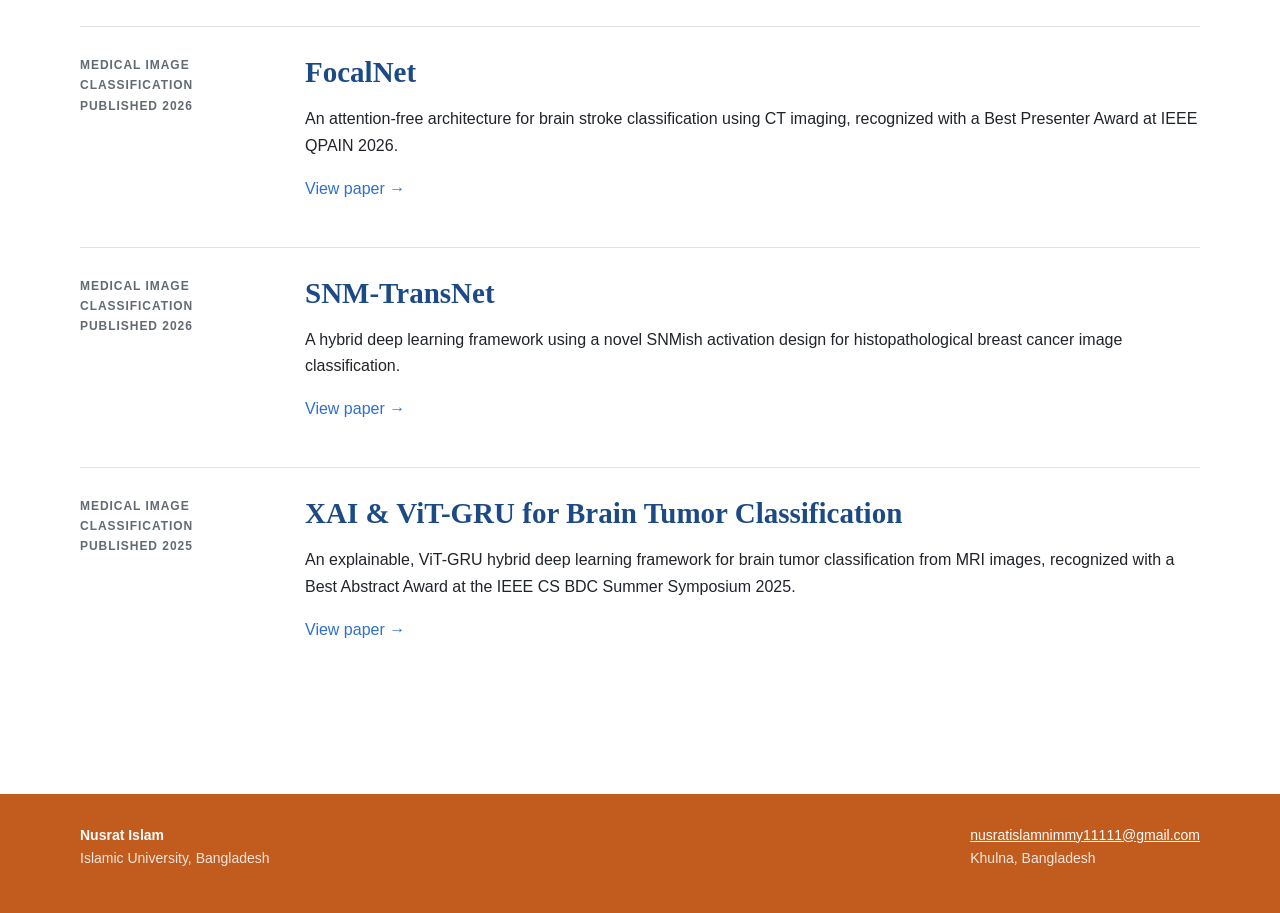
<file: projects.html>
<!doctype html><html lang="en"><head><meta charset="utf-8"><meta name="viewport" content="width=device-width,initial-scale=1"><title>Projects | Nusrat Islam</title><style>:root{--ink:#20242a;--muted:#626a73;--line:#dfe3e7;--accent:#2f6fd1;--accent-dark:#1c4a86;--warm:#c15b1e;--maroon:#8a1f2b;--callout-bg:#fdf1ef;--paper:#fff;--soft:#f7f8f9;--max:1120px}*{box-sizing:border-box}html{scroll-behavior:smooth}body{margin:0;background:var(--paper);color:var(--ink);font-family:Arial,Helvetica,sans-serif;line-height:1.68;font-size:16px}a{color:var(--accent);text-decoration:none}a:hover{color:var(--accent-dark);text-decoration:underline}.container{width:min(var(--max),calc(100% - 48px));margin:0 auto}.site-header{border-bottom:0;background:var(--warm)}.nav{min-height:92px;display:flex;align-items:center;justify-content:space-between;gap:30px}.brand{font-family:Arial,Helvetica,sans-serif;font-size:26px;font-weight:700;color:#fff;white-space:nowrap}.nav-links{display:flex;align-items:center;gap:24px;flex-wrap:wrap;justify-content:flex-end}.nav-links a{font-size:13px;color:rgba(255,255,255,.9);text-transform:uppercase;letter-spacing:.06em;font-weight:600}.nav-links a.active,.nav-links a:hover{color:#fff;text-decoration:none;border-bottom:2px solid #fff;padding-bottom:4px}main{padding:52px 0 80px}.hero{display:grid;grid-template-columns:245px 1fr;gap:54px;align-items:start;padding-bottom:50px;border-bottom:1px solid var(--line)}.profile{width:230px}.profile img{width:230px;height:230px;border-radius:50%;object-fit:cover;display:block;border:1px solid #d6dade;background:#f0f2f4}.socials{display:flex;flex-direction:row;flex-wrap:wrap;gap:16px;margin-top:18px}.socials a{display:inline-flex;align-items:center;justify-content:center;color:var(--accent);font-size:21px;transition:color .15s ease,transform .15s ease}.socials a:hover{color:var(--maroon);transform:translateY(-2px);text-decoration:none}.socials i{width:auto}.badge-line{margin-top:14px;font-weight:700;color:var(--warm);font-size:15px}.award-note{margin-top:6px;font-weight:700;color:var(--warm);font-size:13.5px}.callout{margin-top:26px;background:var(--callout-bg);border-left:4px solid var(--maroon);padding:20px 24px;font-style:italic;color:#4a3630;max-width:640px;line-height:1.6}.callout a{color:var(--maroon);font-style:normal;font-weight:700}.kicker{font-size:14px;color:var(--accent);font-weight:700;letter-spacing:.03em;margin:0 0 10px}h1,h2,h3{font-family:Georgia,"Times New Roman",serif;color:var(--ink);line-height:1.2}h1{font-size:42px;margin:0 0 18px;letter-spacing:-.8px}h2{font-size:29px;margin:0 0 16px;color:var(--accent-dark)}h3{font-size:21px;margin:0 0 8px}.hero-copy p{max-width:780px;margin:0 0 16px}.section{padding:26px 0;border-bottom:1px solid var(--line)}.section:last-child{border-bottom:0}.section-head{display:flex;justify-content:space-between;gap:25px;align-items:baseline}.more{font-size:14px;white-space:nowrap}.publication{margin:0 0 18px}.pub-year{font-family:Georgia,"Times New Roman",serif;font-size:22px;margin:14px 0 10px}.pub-title{font-weight:700}.authors{color:#3d4349;margin-top:6px}.paper-link{display:inline-block;margin-top:7px;font-size:13px;font-weight:700;letter-spacing:.04em}.status-tag{display:inline-block;margin-top:7px;font-size:13px;font-weight:400;letter-spacing:.04em;color:var(--muted)}.edu-entry{padding:20px 0;border-top:1px solid var(--line)}.edu-degree{font-family:Georgia,"Times New Roman",serif;font-weight:700;font-size:19px;color:var(--ink)}.edu-meta{color:var(--muted);font-size:14px;margin-top:4px}.edu-note{color:#3d4349;margin-top:6px}.award{display:grid;grid-template-columns:44px 1fr;gap:15px;padding:18px 0;border-top:1px solid var(--line)}.award-number{width:30px;height:30px;border:2px solid #222;border-radius:50%;display:flex;align-items:center;justify-content:center;font-weight:700;font-size:13px}.page-title{max-width:850px;padding-bottom:20px;border-bottom:1px solid var(--line);margin-bottom:26px}.page-title h1{margin-bottom:10px}.page-title p{margin:0;color:var(--muted)}.project{display:grid;grid-template-columns:190px 1fr;gap:35px;padding:28px 0;border-top:1px solid var(--line)}.project-tag{font-size:12px;text-transform:uppercase;letter-spacing:.08em;color:var(--muted);font-weight:700}.gallery-grid{display:grid;grid-template-columns:repeat(3,1fr);gap:18px}.gallery-placeholder{min-height:180px;border:1px dashed #b9c0c7;background:#fafbfb;display:flex;align-items:center;justify-content:center;text-align:center;padding:20px;color:var(--muted)}.cv-box{border:1px solid var(--line);padding:28px;max-width:720px}.small{font-size:13px;color:var(--muted)}.site-footer{background:var(--warm);border-top:0;padding:30px 0 42px;color:rgba(255,255,255,.85);font-size:14px}.site-footer strong{color:#fff}.site-footer a{color:#fff;text-decoration:underline}.footer-row{display:flex;justify-content:space-between;gap:20px;flex-wrap:wrap}@media(max-width:800px){.nav{align-items:flex-start;padding:18px 0;flex-direction:column}.nav-links{justify-content:flex-start;gap:13px 18px}.hero{grid-template-columns:1fr;gap:28px;text-align:center}.profile{width:170px;margin:0 auto}.profile img{width:170px;height:170px}.socials{justify-content:center}.callout{margin-left:auto;margin-right:auto;text-align:center}.gallery-grid{grid-template-columns:1fr}.education-item,.project{grid-template-columns:1fr;gap:8px}h1{font-size:36px}}@media(max-width:500px){.container{width:min(var(--max),calc(100% - 30px))}main{padding-top:34px}h1{font-size:32px}}</style><link rel="stylesheet" href="https://cdnjs.cloudflare.com/ajax/libs/font-awesome/6.5.2/css/all.min.css"></head><body><header class="site-header"><div class="container nav"><a class="brand" href="index.html">Nusrat Islam</a><nav class="nav-links"><a href="index.html">Home</a><a href="publications.html">Publications</a><a class="active" href="projects.html">Research</a><a href="honors.html">Honors &amp; Awards</a><a href="research-lab.html">Research Lab</a><a href="assets/Nusrat-Islam-Nimmy-CV.pdf">CV</a><a href="gallery.html">Gallery</a></nav></div></header><main><div class="container"><div class="page-title"><h1>Research &amp; Projects</h1><p>A concise view of my ongoing methodological and application-oriented research.</p></div><section class="section"><div class="project"><div class="project-tag">Medical Image Segmentation</div><div><h2>PVTv2-DVRNet</h2><p><strong>PVTv2-DVRNet: A Dynamic Vessel Refinement Network for Accurate Retinal Vessel Segmentation in Fundus Images.</strong></p><p>This project investigates a PVTv2-based architecture for retinal vessel segmentation, with emphasis on fine vessels, vessel continuity, multi-scale contextual information, and edge-aware feature refinement.</p><p class="small">Status: Manuscript in preparation.</p></div></div><div class="project"><div class="project-tag">Novel Activation Function</div><div><h2>STanh</h2><p><strong>STanh: A Novel Self-Gated Activation Function for Robust and Efficient Deep Learning Across Convolutional and Transformer Architectures.</strong></p><p>The work studies how activation-function design can influence optimization, nonlinear representation learning, and model behavior across convolutional and transformer architectures.</p><p class="small">Status: Manuscript in preparation.</p></div></div><div class="project"><div class="project-tag">Medical Image Segmentation</div><div><h2>FPVT-UNet</h2><p><strong>FPVT-UNet: A Multi-Scale Parallel Focal Modulation-PVTv2 Bottleneck Architecture for Automated Brain Stroke Lesion Segmentation from NCCT Images.</strong></p><p>A research direction focused on automated lesion segmentation from non-contrast CT imaging using multi-scale focal modulation and PVTv2-based representation learning.</p><p class="small">Status: Manuscript in preparation.</p></div></div><div class="project"><div class="project-tag">Public Health Analytics<br>Published 2026</div><div><h2>Machine Learning for Public Health</h2><p>Research on statistical and machine learning methods for public health prediction using national survey data, resulting in a peer-reviewed PLOS ONE publication on overweight/obesity prediction among ever-married Bangladeshi women.</p><p><a href="https://doi.org/10.1371/journal.pone.0341821" target="_blank">View paper →</a></p></div></div><div class="project"><div class="project-tag">Computational Drug Discovery<br>Under Review</div><div><h2>Wee1 Kinase Inhibitor Discovery</h2><p><strong>Discovery of Wee1 Kinase Inhibitors from Mangifera indica Leaf Phytochemicals Ellagic Acid, Vitexin, and Isoswertisin for Colon Cancer: An Integrated Computational Approach.</strong></p><p>An integrated computational drug-discovery study screening mango-leaf phytochemicals as potential Wee1 kinase inhibitors for colon cancer treatment.</p><p class="small">Status: Manuscript under review, <em>Phytomedicine (Elsevier)</em>.</p></div></div><div class="project"><div class="project-tag">Medical Image Classification<br>Published 2026</div><div><h2>FocalNet</h2><p>An attention-free architecture for brain stroke classification using CT imaging, recognized with a Best Presenter Award at IEEE QPAIN 2026.</p><p><a href="https://doi.org/10.1109/QPAIN69676.2026.11545628" target="_blank">View paper &#8594;</a></p></div></div><div class="project"><div class="project-tag">Medical Image Classification<br>Published 2026</div><div><h2>SNM-TransNet</h2><p>A hybrid deep learning framework using a novel SNMish activation design for histopathological breast cancer image classification.</p><p><a href="https://doi.org/10.1109/QPAIN69676.2026.11546422" target="_blank">View paper →</a></p></div></div><div class="project"><div class="project-tag">Medical Image Classification<br>Published 2025</div><div><h2>XAI &amp; ViT-GRU for Brain Tumor Classification</h2><p>An explainable, ViT-GRU hybrid deep learning framework for brain tumor classification from MRI images, recognized with a Best Abstract Award at the IEEE CS BDC Summer Symposium 2025.</p><p><a href="https://doi.org/10.1109/QPAIN66474.2025.11171653" target="_blank">View paper &#8594;</a></p></div></div></section></div></main><footer class="site-footer"><div class="container footer-row"><div><strong>Nusrat Islam</strong><br>Islamic University, Bangladesh</div><div><a href="mailto:nusratislamnimmy11111@gmail.com">nusratislamnimmy11111@gmail.com</a><br>Khulna, Bangladesh</div></div></footer></body></html>
</file>
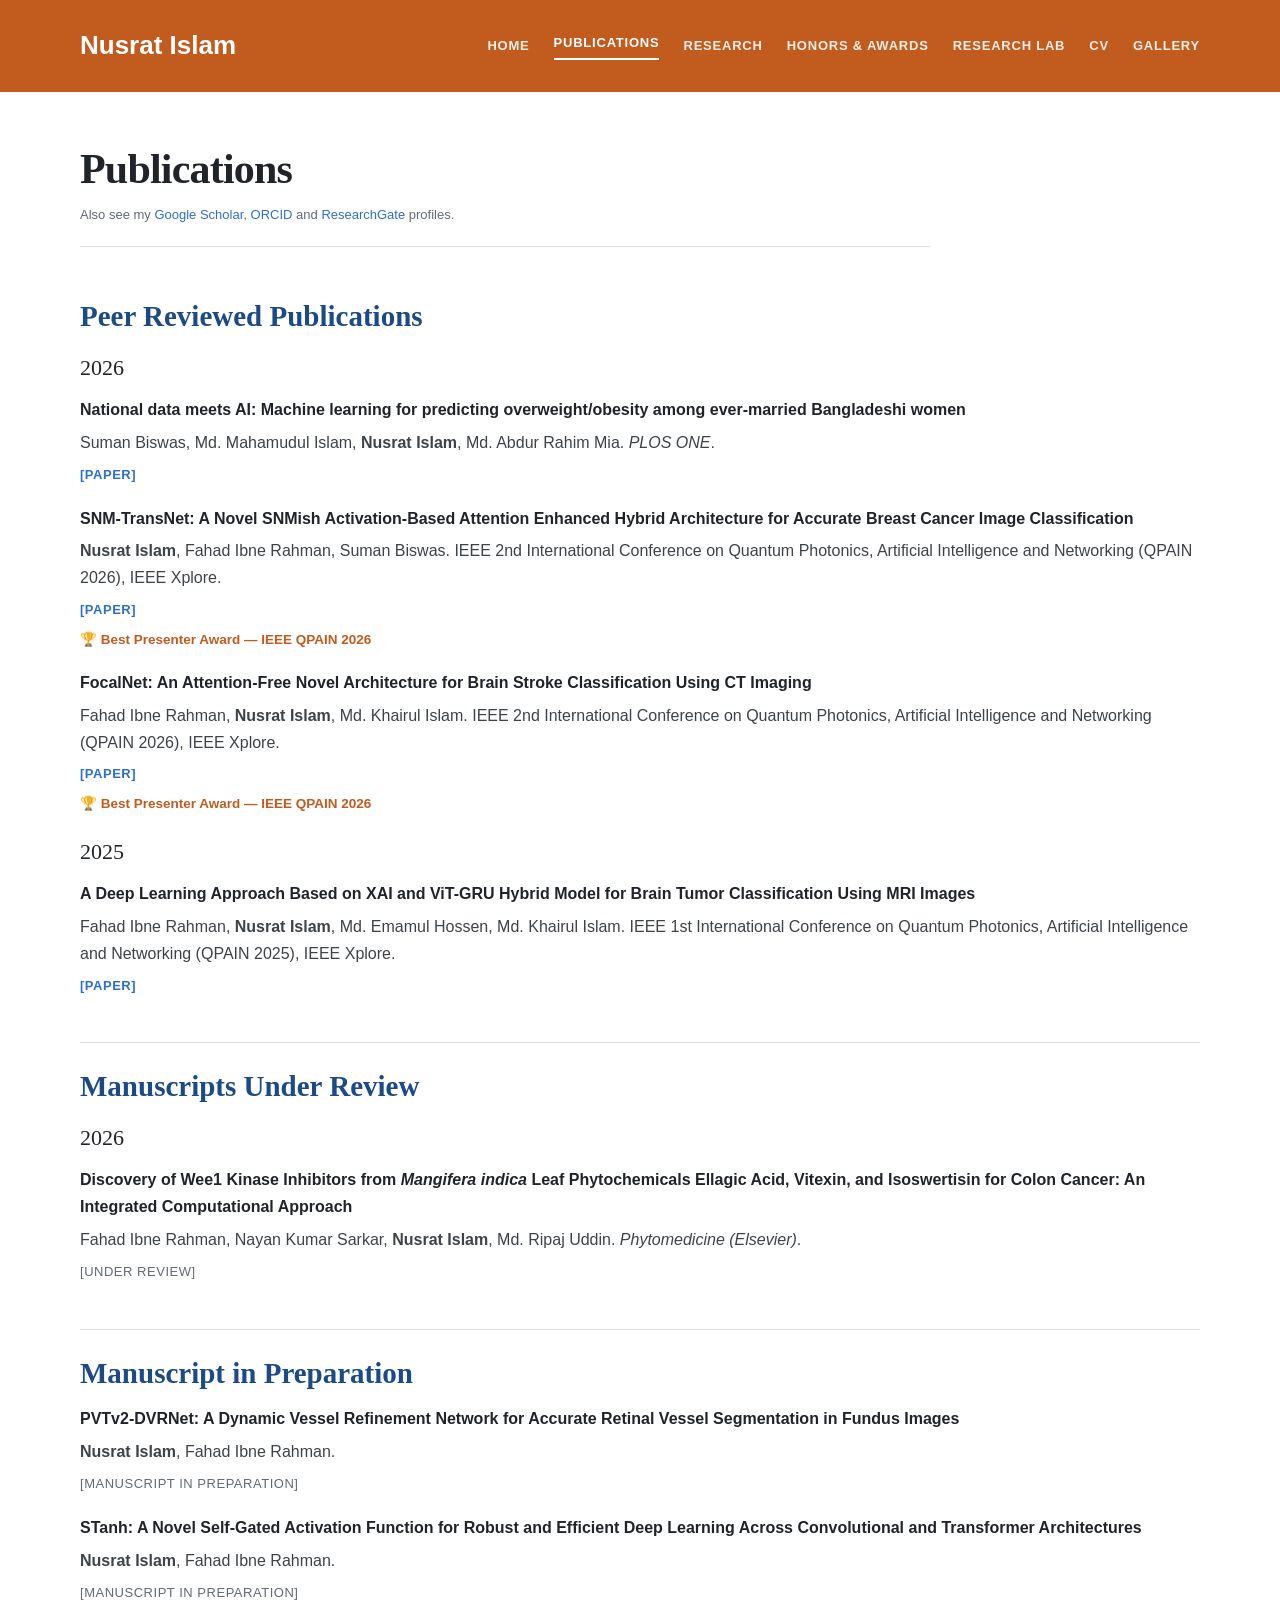
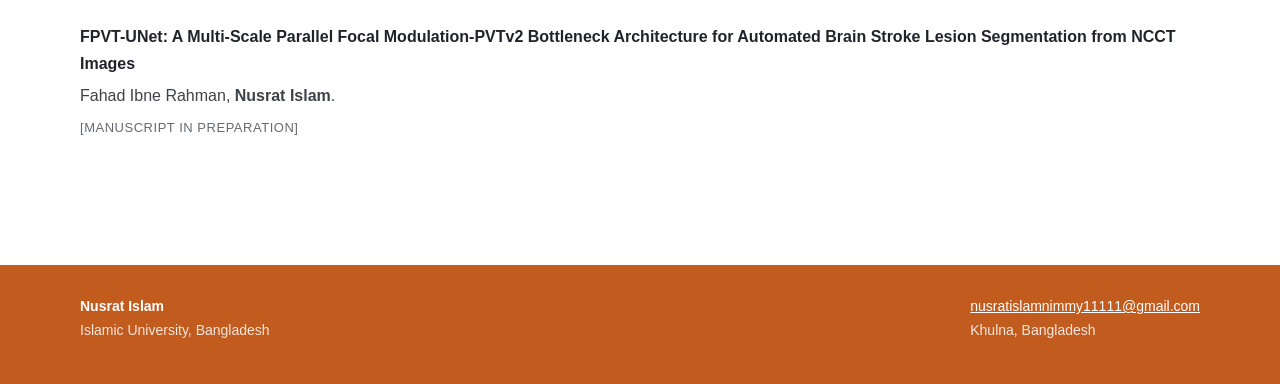
<file: publications.html>
<!doctype html><html lang="en"><head><meta charset="utf-8"><meta name="viewport" content="width=device-width,initial-scale=1"><title>Publications | Nusrat Islam</title><style>:root{--ink:#20242a;--muted:#626a73;--line:#dfe3e7;--accent:#2f6fd1;--accent-dark:#1c4a86;--warm:#c15b1e;--maroon:#8a1f2b;--callout-bg:#fdf1ef;--paper:#fff;--soft:#f7f8f9;--max:1120px}*{box-sizing:border-box}html{scroll-behavior:smooth}body{margin:0;background:var(--paper);color:var(--ink);font-family:Arial,Helvetica,sans-serif;line-height:1.68;font-size:16px}a{color:var(--accent);text-decoration:none}a:hover{color:var(--accent-dark);text-decoration:underline}.container{width:min(var(--max),calc(100% - 48px));margin:0 auto}.site-header{border-bottom:0;background:var(--warm)}.nav{min-height:92px;display:flex;align-items:center;justify-content:space-between;gap:30px}.brand{font-family:Arial,Helvetica,sans-serif;font-size:26px;font-weight:700;color:#fff;white-space:nowrap}.nav-links{display:flex;align-items:center;gap:24px;flex-wrap:wrap;justify-content:flex-end}.nav-links a{font-size:13px;color:rgba(255,255,255,.9);text-transform:uppercase;letter-spacing:.06em;font-weight:600}.nav-links a.active,.nav-links a:hover{color:#fff;text-decoration:none;border-bottom:2px solid #fff;padding-bottom:4px}main{padding:52px 0 80px}.hero{display:grid;grid-template-columns:245px 1fr;gap:54px;align-items:start;padding-bottom:50px;border-bottom:1px solid var(--line)}.profile{width:230px}.profile img{width:230px;height:230px;border-radius:50%;object-fit:cover;display:block;border:1px solid #d6dade;background:#f0f2f4}.socials{display:flex;flex-direction:row;flex-wrap:wrap;gap:16px;margin-top:18px}.socials a{display:inline-flex;align-items:center;justify-content:center;color:var(--accent);font-size:21px;transition:color .15s ease,transform .15s ease}.socials a:hover{color:var(--maroon);transform:translateY(-2px);text-decoration:none}.socials i{width:auto}.badge-line{margin-top:14px;font-weight:700;color:var(--warm);font-size:15px}.award-note{margin-top:6px;font-weight:700;color:var(--warm);font-size:13.5px}.callout{margin-top:26px;background:var(--callout-bg);border-left:4px solid var(--maroon);padding:20px 24px;font-style:italic;color:#4a3630;max-width:640px;line-height:1.6}.callout a{color:var(--maroon);font-style:normal;font-weight:700}.kicker{font-size:14px;color:var(--accent);font-weight:700;letter-spacing:.03em;margin:0 0 10px}h1,h2,h3{font-family:Georgia,"Times New Roman",serif;color:var(--ink);line-height:1.2}h1{font-size:42px;margin:0 0 18px;letter-spacing:-.8px}h2{font-size:29px;margin:0 0 16px;color:var(--accent-dark)}h3{font-size:21px;margin:0 0 8px}.hero-copy p{max-width:780px;margin:0 0 16px}.section{padding:26px 0;border-bottom:1px solid var(--line)}.section:last-child{border-bottom:0}.section-head{display:flex;justify-content:space-between;gap:25px;align-items:baseline}.more{font-size:14px;white-space:nowrap}.publication{margin:0 0 18px}.pub-year{font-family:Georgia,"Times New Roman",serif;font-size:22px;margin:14px 0 10px}.pub-title{font-weight:700}.authors{color:#3d4349;margin-top:6px}.paper-link{display:inline-block;margin-top:7px;font-size:13px;font-weight:700;letter-spacing:.04em}.status-tag{display:inline-block;margin-top:7px;font-size:13px;font-weight:400;letter-spacing:.04em;color:var(--muted)}.edu-entry{padding:20px 0;border-top:1px solid var(--line)}.edu-degree{font-family:Georgia,"Times New Roman",serif;font-weight:700;font-size:19px;color:var(--ink)}.edu-meta{color:var(--muted);font-size:14px;margin-top:4px}.edu-note{color:#3d4349;margin-top:6px}.award{display:grid;grid-template-columns:44px 1fr;gap:15px;padding:18px 0;border-top:1px solid var(--line)}.award-number{width:30px;height:30px;border:2px solid #222;border-radius:50%;display:flex;align-items:center;justify-content:center;font-weight:700;font-size:13px}.page-title{max-width:850px;padding-bottom:20px;border-bottom:1px solid var(--line);margin-bottom:26px}.page-title h1{margin-bottom:10px}.page-title p{margin:0;color:var(--muted)}.project{display:grid;grid-template-columns:190px 1fr;gap:35px;padding:28px 0;border-top:1px solid var(--line)}.project-tag{font-size:12px;text-transform:uppercase;letter-spacing:.08em;color:var(--muted);font-weight:700}.gallery-grid{display:grid;grid-template-columns:repeat(3,1fr);gap:18px}.gallery-placeholder{min-height:180px;border:1px dashed #b9c0c7;background:#fafbfb;display:flex;align-items:center;justify-content:center;text-align:center;padding:20px;color:var(--muted)}.cv-box{border:1px solid var(--line);padding:28px;max-width:720px}.small{font-size:13px;color:var(--muted)}.site-footer{background:var(--warm);border-top:0;padding:30px 0 42px;color:rgba(255,255,255,.85);font-size:14px}.site-footer strong{color:#fff}.site-footer a{color:#fff;text-decoration:underline}.footer-row{display:flex;justify-content:space-between;gap:20px;flex-wrap:wrap}@media(max-width:800px){.nav{align-items:flex-start;padding:18px 0;flex-direction:column}.nav-links{justify-content:flex-start;gap:13px 18px}.hero{grid-template-columns:1fr;gap:28px;text-align:center}.profile{width:170px;margin:0 auto}.profile img{width:170px;height:170px}.socials{justify-content:center}.callout{margin-left:auto;margin-right:auto;text-align:center}.gallery-grid{grid-template-columns:1fr}.education-item,.project{grid-template-columns:1fr;gap:8px}h1{font-size:36px}}@media(max-width:500px){.container{width:min(var(--max),calc(100% - 30px))}main{padding-top:34px}h1{font-size:32px}}</style><link rel="stylesheet" href="https://cdnjs.cloudflare.com/ajax/libs/font-awesome/6.5.2/css/all.min.css"></head><body><header class="site-header"><div class="container nav"><a class="brand" href="index.html">Nusrat Islam</a><nav class="nav-links"><a href="index.html">Home</a><a class="active" href="publications.html">Publications</a><a href="projects.html">Research</a><a href="honors.html">Honors &amp; Awards</a><a href="research-lab.html">Research Lab</a><a href="assets/Nusrat-Islam-Nimmy-CV.pdf">CV</a><a href="gallery.html">Gallery</a></nav></div></header><main><div class="container"><div class="page-title"><h1>Publications</h1><p class="small">Also see my <a href="https://scholar.google.com/citations?user=DsKezPsAAAAJ&amp;hl=en" target="_blank">Google Scholar</a>, <a href="https://orcid.org/0009-0003-2239-0097" target="_blank">ORCID</a> and <a href="https://www.researchgate.net/profile/Nusrat-Islam-19" target="_blank">ResearchGate</a> profiles.</p></div><section class="section"><h2>Peer Reviewed Publications</h2><div class="pub-year">2026</div><div class="publication"><div class="pub-title">National data meets AI: Machine learning for predicting overweight/obesity among ever-married Bangladeshi women</div><div class="authors">Suman Biswas, Md. Mahamudul Islam, <strong>Nusrat Islam</strong>, Md. Abdur Rahim Mia. <em>PLOS ONE</em>.</div><a class="paper-link" href="https://doi.org/10.1371/journal.pone.0341821" target="_blank">[PAPER]</a></div><div class="publication"><div class="pub-title">SNM-TransNet: A Novel SNMish Activation-Based Attention Enhanced Hybrid Architecture for Accurate Breast Cancer Image Classification</div><div class="authors"><strong>Nusrat Islam</strong>, Fahad Ibne Rahman, Suman Biswas. IEEE 2nd International Conference on Quantum Photonics, Artificial Intelligence and Networking (QPAIN 2026), IEEE Xplore.</div><a class="paper-link" href="https://doi.org/10.1109/QPAIN69676.2026.11546422" target="_blank">[PAPER]</a><div class="award-note">&#127942; Best Presenter Award &mdash; IEEE QPAIN 2026</div></div><div class="publication"><div class="pub-title">FocalNet: An Attention-Free Novel Architecture for Brain Stroke Classification Using CT Imaging</div><div class="authors">Fahad Ibne Rahman, <strong>Nusrat Islam</strong>, Md. Khairul Islam. IEEE 2nd International Conference on Quantum Photonics, Artificial Intelligence and Networking (QPAIN 2026), IEEE Xplore.</div><a class="paper-link" href="https://doi.org/10.1109/QPAIN69676.2026.11545628" target="_blank">[PAPER]</a><div class="award-note">&#127942; Best Presenter Award &mdash; IEEE QPAIN 2026</div></div><div class="pub-year">2025</div><div class="publication"><div class="pub-title">A Deep Learning Approach Based on XAI and ViT-GRU Hybrid Model for Brain Tumor Classification Using MRI Images</div><div class="authors">Fahad Ibne Rahman, <strong>Nusrat Islam</strong>, Md. Emamul Hossen, Md. Khairul Islam. IEEE 1st International Conference on Quantum Photonics, Artificial Intelligence and Networking (QPAIN 2025), IEEE Xplore.</div><a class="paper-link" href="https://doi.org/10.1109/QPAIN66474.2025.11171653" target="_blank">[PAPER]</a></div></section><section class="section"><h2>Manuscripts Under Review</h2><div class="pub-year">2026</div><div class="publication"><div class="pub-title">Discovery of Wee1 Kinase Inhibitors from <em>Mangifera indica</em> Leaf Phytochemicals Ellagic Acid, Vitexin, and Isoswertisin for Colon Cancer: An Integrated Computational Approach</div><div class="authors">Fahad Ibne Rahman, Nayan Kumar Sarkar, <strong>Nusrat Islam</strong>, Md. Ripaj Uddin. <em>Phytomedicine (Elsevier)</em>.</div><span class="status-tag">[UNDER REVIEW]</span></div></section><section class="section"><h2>Manuscript in Preparation</h2><div class="publication"><div class="pub-title">PVTv2-DVRNet: A Dynamic Vessel Refinement Network for Accurate Retinal Vessel Segmentation in Fundus Images</div><div class="authors"><strong>Nusrat Islam</strong>, Fahad Ibne Rahman.</div><span class="status-tag">[MANUSCRIPT IN PREPARATION]</span></div><div class="publication"><div class="pub-title">STanh: A Novel Self-Gated Activation Function for Robust and Efficient Deep Learning Across Convolutional and Transformer Architectures</div><div class="authors"><strong>Nusrat Islam</strong>, Fahad Ibne Rahman.</div><span class="status-tag">[MANUSCRIPT IN PREPARATION]</span></div><div class="publication"><div class="pub-title">FPVT-UNet: A Multi-Scale Parallel Focal Modulation-PVTv2 Bottleneck Architecture for Automated Brain Stroke Lesion Segmentation from NCCT Images</div><div class="authors">Fahad Ibne Rahman, <strong>Nusrat Islam</strong>.</div><span class="status-tag">[MANUSCRIPT IN PREPARATION]</span></div></section></div></main><footer class="site-footer"><div class="container footer-row"><div><strong>Nusrat Islam</strong><br>Islamic University, Bangladesh</div><div><a href="mailto:nusratislamnimmy11111@gmail.com">nusratislamnimmy11111@gmail.com</a><br>Khulna, Bangladesh</div></div></footer></body></html>
</file>
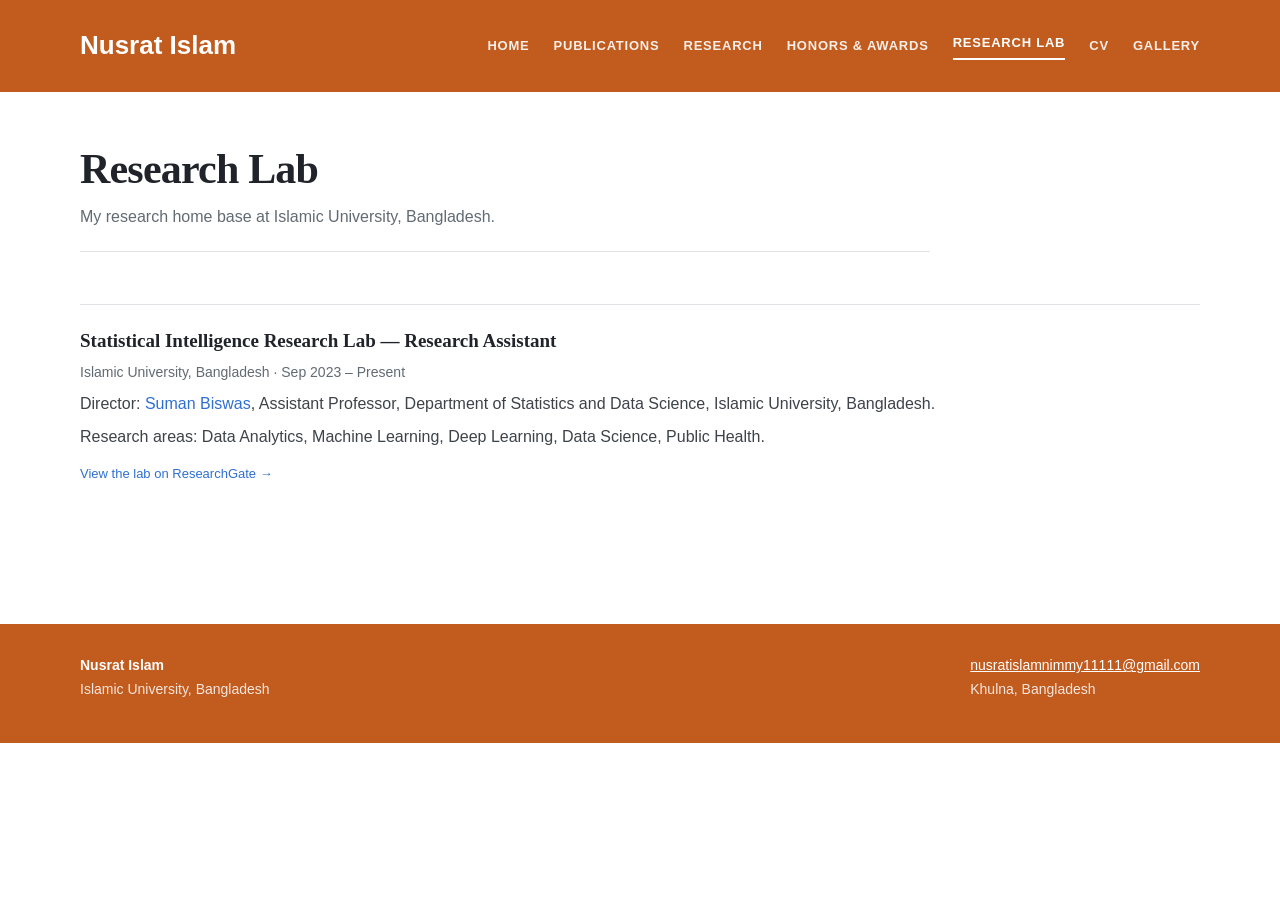
<file: research-lab.html>
<!doctype html><html lang="en"><head><meta charset="utf-8"><meta name="viewport" content="width=device-width,initial-scale=1"><title>Research Lab | Nusrat Islam</title><style>:root{--ink:#20242a;--muted:#626a73;--line:#dfe3e7;--accent:#2f6fd1;--accent-dark:#1c4a86;--warm:#c15b1e;--maroon:#8a1f2b;--callout-bg:#fdf1ef;--paper:#fff;--soft:#f7f8f9;--max:1120px}*{box-sizing:border-box}html{scroll-behavior:smooth}body{margin:0;background:var(--paper);color:var(--ink);font-family:Arial,Helvetica,sans-serif;line-height:1.68;font-size:16px}a{color:var(--accent);text-decoration:none}a:hover{color:var(--accent-dark);text-decoration:underline}.container{width:min(var(--max),calc(100% - 48px));margin:0 auto}.site-header{border-bottom:0;background:var(--warm)}.nav{min-height:92px;display:flex;align-items:center;justify-content:space-between;gap:30px}.brand{font-family:Arial,Helvetica,sans-serif;font-size:26px;font-weight:700;color:#fff;white-space:nowrap}.nav-links{display:flex;align-items:center;gap:24px;flex-wrap:wrap;justify-content:flex-end}.nav-links a{font-size:13px;color:rgba(255,255,255,.9);text-transform:uppercase;letter-spacing:.06em;font-weight:600}.nav-links a.active,.nav-links a:hover{color:#fff;text-decoration:none;border-bottom:2px solid #fff;padding-bottom:4px}main{padding:52px 0 80px}.hero{display:grid;grid-template-columns:245px 1fr;gap:54px;align-items:start;padding-bottom:50px;border-bottom:1px solid var(--line)}.profile{width:230px}.profile img{width:230px;height:230px;border-radius:50%;object-fit:cover;display:block;border:1px solid #d6dade;background:#f0f2f4}.socials{display:flex;flex-direction:row;flex-wrap:wrap;gap:16px;margin-top:18px}.socials a{display:inline-flex;align-items:center;justify-content:center;color:var(--accent);font-size:21px;transition:color .15s ease,transform .15s ease}.socials a:hover{color:var(--maroon);transform:translateY(-2px);text-decoration:none}.socials i{width:auto}.badge-line{margin-top:14px;font-weight:700;color:var(--warm);font-size:15px}.award-note{margin-top:6px;font-weight:700;color:var(--warm);font-size:13.5px}.callout{margin-top:26px;background:var(--callout-bg);border-left:4px solid var(--maroon);padding:20px 24px;font-style:italic;color:#4a3630;max-width:640px;line-height:1.6}.callout a{color:var(--maroon);font-style:normal;font-weight:700}.kicker{font-size:14px;color:var(--accent);font-weight:700;letter-spacing:.03em;margin:0 0 10px}h1,h2,h3{font-family:Georgia,"Times New Roman",serif;color:var(--ink);line-height:1.2}h1{font-size:42px;margin:0 0 18px;letter-spacing:-.8px}h2{font-size:29px;margin:0 0 16px;color:var(--accent-dark)}h3{font-size:21px;margin:0 0 8px}.hero-copy p{max-width:780px;margin:0 0 16px}.section{padding:26px 0;border-bottom:1px solid var(--line)}.section:last-child{border-bottom:0}.section-head{display:flex;justify-content:space-between;gap:25px;align-items:baseline}.more{font-size:14px;white-space:nowrap}.publication{margin:0 0 18px}.pub-year{font-family:Georgia,"Times New Roman",serif;font-size:22px;margin:14px 0 10px}.pub-title{font-weight:700}.authors{color:#3d4349;margin-top:6px}.paper-link{display:inline-block;margin-top:7px;font-size:13px;font-weight:700;letter-spacing:.04em}.status-tag{display:inline-block;margin-top:7px;font-size:13px;font-weight:400;letter-spacing:.04em;color:var(--muted)}.edu-entry{padding:20px 0;border-top:1px solid var(--line)}.edu-degree{font-family:Georgia,"Times New Roman",serif;font-weight:700;font-size:19px;color:var(--ink)}.edu-meta{color:var(--muted);font-size:14px;margin-top:4px}.edu-note{color:#3d4349;margin-top:6px}.award{display:grid;grid-template-columns:44px 1fr;gap:15px;padding:18px 0;border-top:1px solid var(--line)}.award-number{width:30px;height:30px;border:2px solid #222;border-radius:50%;display:flex;align-items:center;justify-content:center;font-weight:700;font-size:13px}.page-title{max-width:850px;padding-bottom:20px;border-bottom:1px solid var(--line);margin-bottom:26px}.page-title h1{margin-bottom:10px}.page-title p{margin:0;color:var(--muted)}.project{display:grid;grid-template-columns:190px 1fr;gap:35px;padding:28px 0;border-top:1px solid var(--line)}.project-tag{font-size:12px;text-transform:uppercase;letter-spacing:.08em;color:var(--muted);font-weight:700}.gallery-grid{display:grid;grid-template-columns:repeat(3,1fr);gap:18px}.gallery-placeholder{min-height:180px;border:1px dashed #b9c0c7;background:#fafbfb;display:flex;align-items:center;justify-content:center;text-align:center;padding:20px;color:var(--muted)}.cv-box{border:1px solid var(--line);padding:28px;max-width:720px}.small{font-size:13px;color:var(--muted)}.site-footer{background:var(--warm);border-top:0;padding:30px 0 42px;color:rgba(255,255,255,.85);font-size:14px}.site-footer strong{color:#fff}.site-footer a{color:#fff;text-decoration:underline}.footer-row{display:flex;justify-content:space-between;gap:20px;flex-wrap:wrap}@media(max-width:800px){.nav{align-items:flex-start;padding:18px 0;flex-direction:column}.nav-links{justify-content:flex-start;gap:13px 18px}.hero{grid-template-columns:1fr;gap:28px;text-align:center}.profile{width:170px;margin:0 auto}.profile img{width:170px;height:170px}.socials{justify-content:center}.callout{margin-left:auto;margin-right:auto;text-align:center}.gallery-grid{grid-template-columns:1fr}.education-item,.project{grid-template-columns:1fr;gap:8px}h1{font-size:36px}}@media(max-width:500px){.container{width:min(var(--max),calc(100% - 30px))}main{padding-top:34px}h1{font-size:32px}}</style><link rel="stylesheet" href="https://cdnjs.cloudflare.com/ajax/libs/font-awesome/6.5.2/css/all.min.css"></head><body><header class="site-header"><div class="container nav"><a class="brand" href="index.html">Nusrat Islam</a><nav class="nav-links"><a href="index.html">Home</a><a href="publications.html">Publications</a><a href="projects.html">Research</a><a href="honors.html">Honors &amp; Awards</a><a class="active" href="research-lab.html">Research Lab</a><a href="assets/Nusrat-Islam-Nimmy-CV.pdf">CV</a><a href="gallery.html">Gallery</a></nav></div></header><main><div class="container"><div class="page-title"><h1>Research Lab</h1><p>My research home base at Islamic University, Bangladesh.</p></div><section class="section"><div class="edu-entry"><div class="edu-degree">Statistical Intelligence Research Lab &mdash; Research Assistant</div><div class="edu-meta">Islamic University, Bangladesh &middot; Sep 2023 &ndash; Present</div><div class="edu-note">Director: <a href="https://scholar.google.com/citations?user=carHN6EAAAAJ&amp;hl=en" target="_blank">Suman Biswas</a>, Assistant Professor, Department of Statistics and Data Science, Islamic University, Bangladesh.</div><div class="edu-note">Research areas: Data Analytics, Machine Learning, Deep Learning, Data Science, Public Health.</div><p class="small"><a href="https://www.researchgate.net/lab/Statistical-Intelligence-Research-Lab-Suman-Biswas" target="_blank">View the lab on ResearchGate &#8594;</a></p></div></section></div></main><footer class="site-footer"><div class="container footer-row"><div><strong>Nusrat Islam</strong><br>Islamic University, Bangladesh</div><div><a href="mailto:nusratislamnimmy11111@gmail.com">nusratislamnimmy11111@gmail.com</a><br>Khulna, Bangladesh</div></div></footer></body></html>
</file>
